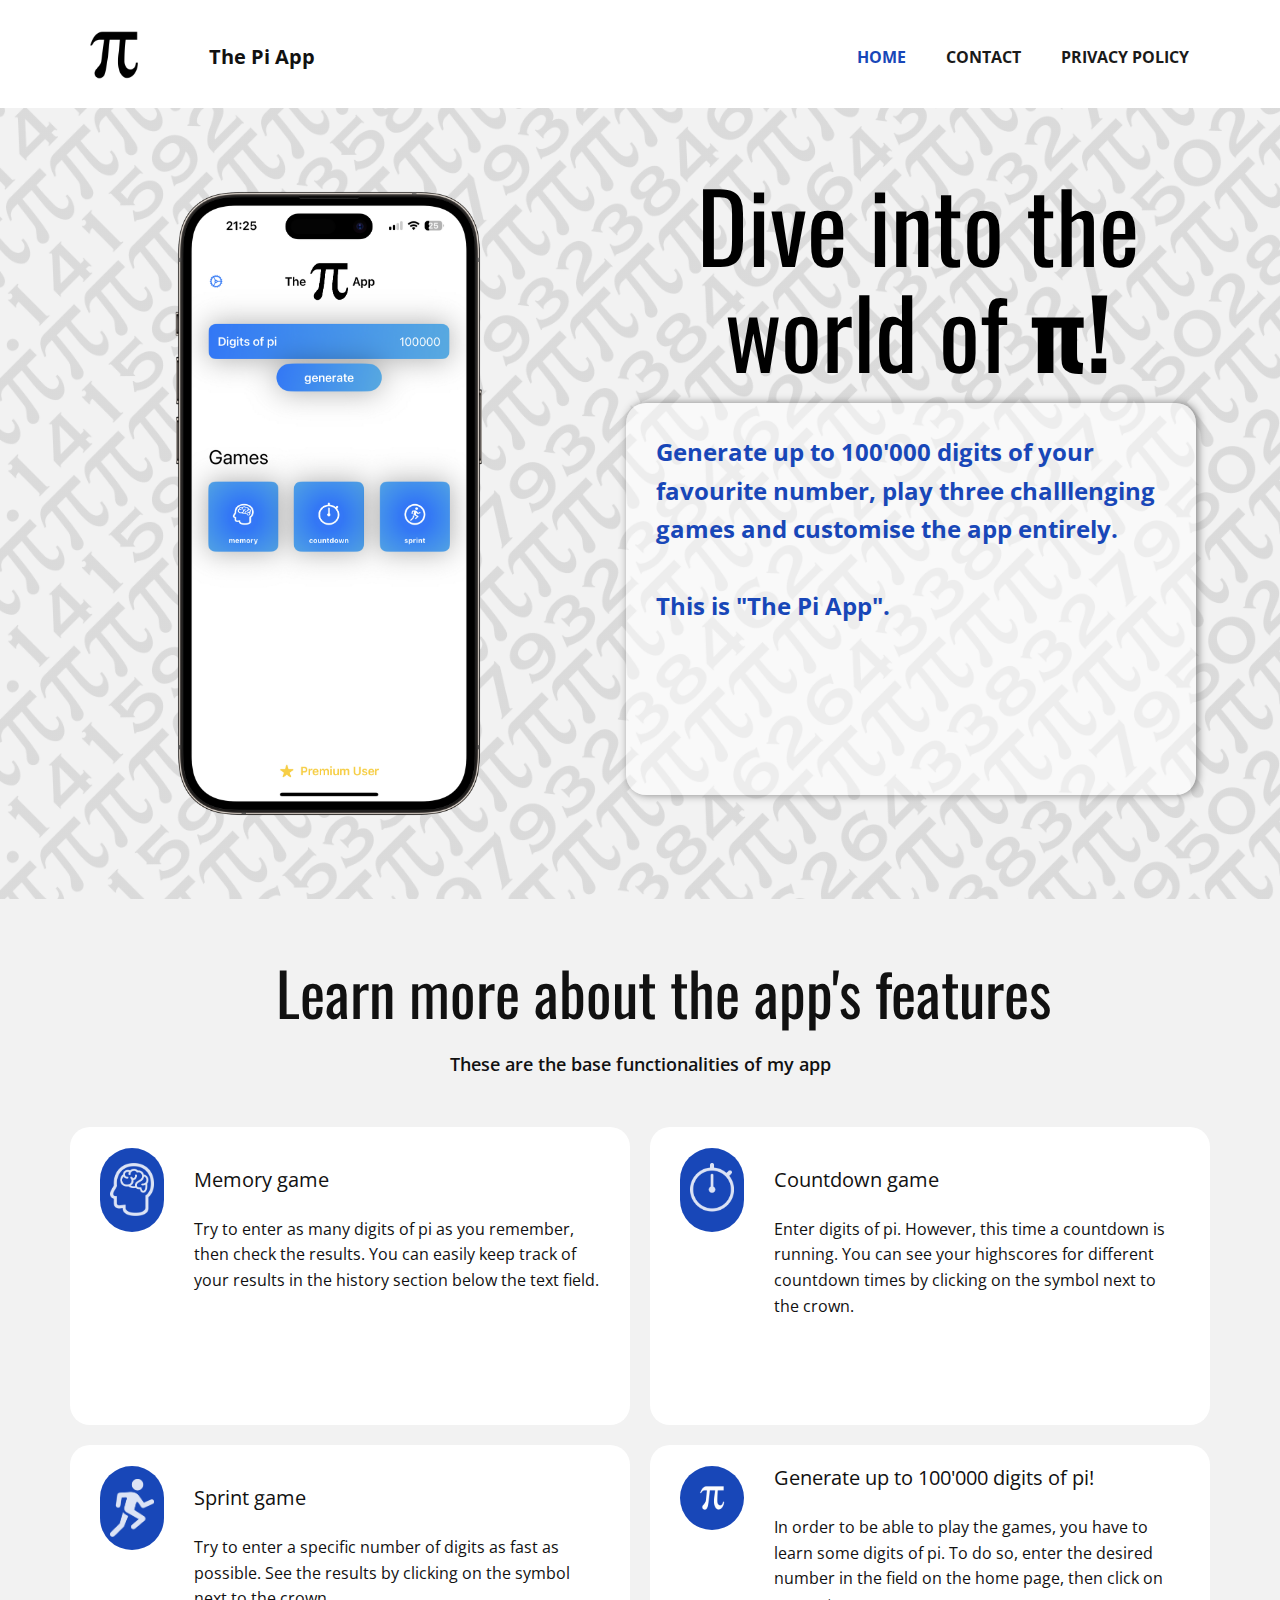
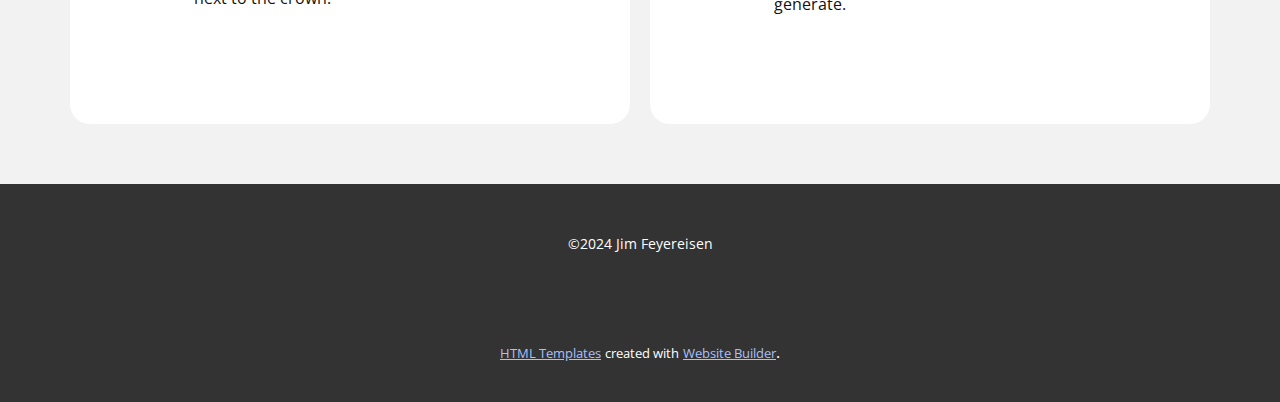
<file: index.html>
<!DOCTYPE html>
<html style="font-size: 16px;" lang="en"><head>
    <meta name="viewport" content="width=device-width, initial-scale=1.0">
    <meta charset="utf-8">
    <meta name="keywords" content="Mobile App Development, ​We create super-awesome designs, ​Build your dream website today, ​Let&amp;apos;s Get Started, ​How We Help People, Effective Teams, Get in touch">
    <meta name="description" content="">
    <title>Home</title>
    <link rel="stylesheet" href="nicepage.css" media="screen">
<link rel="stylesheet" href="Home.css" media="screen">
    <script class="u-script" type="text/javascript" src="jquery.js" defer=""></script>
    <script class="u-script" type="text/javascript" src="nicepage.js" defer=""></script>
    <meta name="generator" content="Nicepage 4.20.1, nicepage.com">
    <link id="u-theme-google-font" rel="stylesheet" href="https://fonts.googleapis.com/css?family=Oswald:200,300,400,500,600,700|Open+Sans:300,300i,400,400i,500,500i,600,600i,700,700i,800,800i">
    
    
    
    <script type="application/ld+json">{
		"@context": "http://schema.org",
		"@type": "Organization",
		"name": "",
		"logo": "images/pi_logo.png"
}</script>
    <meta name="theme-color" content="#1847b8">
    <meta property="og:title" content="Home">
    <meta property="og:type" content="website">
  </head>
  <body data-home-page="Home.html" data-home-page-title="Home" class="u-body u-xl-mode" data-lang="en"><header class="u-clearfix u-header u-header" id="sec-8ac9"><div class="u-clearfix u-sheet u-sheet-1">
        <a href="https://nicepage.com" class="u-image u-logo u-image-1" data-image-width="1024" data-image-height="1024">
          <img src="images/pi_logo.png" class="u-logo-image u-logo-image-1">
        </a>
        <nav class="u-menu u-menu-one-level u-offcanvas u-menu-1" data-responsive-from="MD">
          <div class="menu-collapse" style="font-size: 1rem; letter-spacing: 0px; font-weight: 700; text-transform: uppercase;">
            <a class="u-button-style u-custom-border u-custom-border-color u-custom-borders u-custom-left-right-menu-spacing u-custom-padding-bottom u-custom-text-active-color u-custom-text-color u-custom-text-hover-color u-custom-top-bottom-menu-spacing u-nav-link u-text-active-palette-1-base u-text-hover-palette-2-base u-text-palette-1-base" href="#">
              <svg class="u-svg-link" viewBox="0 0 24 24"><use xmlns:xlink="http://www.w3.org/1999/xlink" xlink:href="#menu-hamburger"></use></svg>
              <svg class="u-svg-content" version="1.1" id="menu-hamburger" viewBox="0 0 16 16" x="0px" y="0px" xmlns:xlink="http://www.w3.org/1999/xlink" xmlns="http://www.w3.org/2000/svg"><g><rect y="1" width="16" height="2"></rect><rect y="7" width="16" height="2"></rect><rect y="13" width="16" height="2"></rect>
</g></svg>
            </a>
          </div>
          <div class="u-custom-menu u-nav-container">
            <ul class="u-nav u-spacing-20 u-unstyled u-nav-1"><li class="u-nav-item"><a class="u-button-style u-nav-link u-text-active-palette-1-base u-text-grey-90 u-text-hover-palette-1-base" href="Home.html" style="padding: 10px;">Home</a>
</li><li class="u-nav-item"><a class="u-button-style u-nav-link u-text-active-palette-1-base u-text-grey-90 u-text-hover-palette-1-base" href="Contact.html" style="padding: 10px;">Contact</a>
</li><li class="u-nav-item"><a class="u-button-style u-file-link u-nav-link u-text-active-palette-1-base u-text-grey-90 u-text-hover-palette-1-base" href="files/9f5421dd-5bcf-4124-b152-c4c346f5c581_en.txt" target="_blank" style="padding: 10px;">Privacy Policy</a>
</li></ul>
          </div>
          <div class="u-custom-menu u-nav-container-collapse">
            <div class="u-black u-container-style u-inner-container-layout u-opacity u-opacity-95 u-sidenav">
              <div class="u-inner-container-layout u-sidenav-overflow">
                <div class="u-menu-close"></div>
                <ul class="u-align-center u-nav u-popupmenu-items u-unstyled u-nav-2"><li class="u-nav-item"><a class="u-button-style u-nav-link" href="Home.html">Home</a>
</li><li class="u-nav-item"><a class="u-button-style u-nav-link" href="Contact.html">Contact</a>
</li><li class="u-nav-item"><a class="u-button-style u-nav-link" href="files/9f5421dd-5bcf-4124-b152-c4c346f5c581_en.txt" target="_blank">Privacy Policy</a>
</li></ul>
              </div>
            </div>
            <div class="u-black u-menu-overlay u-opacity u-opacity-70"></div>
          </div>
        </nav>
        <p class="u-text u-text-1">The Pi App</p>
      </div></header> 
    <section class="u-align-right u-clearfix u-image u-shading u-section-1" id="sec-2e45" data-image-width="3000" data-image-height="2000">
      <div class="u-clearfix u-sheet u-sheet-1">
        <img class="u-image u-image-contain u-image-default u-image-1" src="images/IMG_8102-portrait.png" alt="" data-image-width="1339" data-image-height="2716">
        <h1 class="u-align-center u-text u-text-black u-text-1">
          <span style="font-weight: 400;">Dive into the world of&nbsp;</span>π! <span style="font-weight: 400;"></span>
        </h1>
        <div class="u-container-style u-group u-hidden-sm u-hidden-xs u-opacity u-opacity-50 u-radius-20 u-shape-round u-white u-group-1">
          <div class="u-container-layout u-container-layout-1">
            <p class="u-hidden-sm u-hidden-xs u-text u-text-default u-text-palette-1-base u-text-2">Generate up to 100'000 digits of your favourite number, play three challlenging games and customise the app entirely.<br>
              <br>This is "The Pi App".
            </p>
          </div>
        </div>
      </div>
    </section>
    <section class="u-align-center-lg u-align-center-md u-align-center-xl u-align-left-sm u-align-left-xs u-clearfix u-grey-5 u-section-2" id="carousel_e8ef">
      <div class="u-clearfix u-sheet u-sheet-1">
        <h2 class="u-text u-text-1">Learn more about the app's features</h2>
        <p class="u-text u-text-2">These are the base functionalities of my app</p>
        <div class="u-expanded-width u-list u-list-1">
          <div class="u-repeater u-repeater-1">
            <div class="u-align-left u-container-style u-list-item u-radius-20 u-repeater-item u-shape-round u-white u-list-item-1">
              <div class="u-container-layout u-similar-container u-container-layout-1"><span class="u-align-left u-file-icon u-icon u-icon-rounded u-palette-1-base u-radius-50 u-icon-1"><img src="images/image3.png" alt=""></span>
                <h5 class="u-custom-font u-text u-text-font u-text-3">Memory game</h5>
                <p class="u-text u-text-4">Try to enter as many digits of pi as you remember, then check the results. You can easily keep track of your results in the history section below the text field.</p>
                <img class="u-image u-image-contain u-image-default u-preserve-proportions u-image-1" src="images/image.png" alt="" data-image-width="20" data-image-height="23">
                <img class="u-image u-image-contain u-image-default u-preserve-proportions u-image-2" src="images/image2.png" alt="" data-image-width="254" data-image-height="307">
              </div>
            </div>
            <div class="u-align-left u-container-style u-list-item u-radius-20 u-repeater-item u-shape-round u-white u-list-item-2">
              <div class="u-container-layout u-similar-container u-container-layout-2"><span class="u-align-left u-file-icon u-icon u-icon-rounded u-palette-1-base u-radius-50 u-icon-2"><img src="images/image5.png" alt=""></span>
                <h5 class="u-custom-font u-text u-text-font u-text-5">Countdown game</h5>
                <p class="u-text u-text-6">Enter digits of pi. However, this time a countdown is running. You can see your highscores for different countdown times by clicking on the symbol next to the crown.</p>
                <img class="u-image u-image-contain u-image-default u-preserve-proportions u-image-3" src="images/image.png" alt="" data-image-width="20" data-image-height="23">
                <img class="u-image u-image-contain u-image-default u-preserve-proportions u-image-4" src="images/image1.png" alt="" data-image-width="1" data-image-height="2">
              </div>
            </div>
            <div class="u-align-left u-container-style u-list-item u-radius-20 u-repeater-item u-shape-round u-white u-list-item-3">
              <div class="u-container-layout u-similar-container u-container-layout-3"><span class="u-align-left u-file-icon u-icon u-icon-rounded u-palette-1-base u-radius-50 u-icon-3"><img src="images/image6.png" alt=""></span>
                <h5 class="u-custom-font u-text u-text-font u-text-7">Sprint game</h5>
                <p class="u-text u-text-8">Try to enter a specific number of digits as fast as possible. See the results by clicking on the symbol next to the crown.</p>
                <img class="u-image u-image-contain u-image-default u-preserve-proportions u-image-5" src="images/image.png" alt="" data-image-width="20" data-image-height="23">
                <img class="u-image u-image-contain u-image-default u-preserve-proportions u-image-6" src="images/image1.png" alt="" data-image-width="1" data-image-height="2">
              </div>
            </div>
            <div class="u-align-left u-container-style u-list-item u-radius-20 u-repeater-item u-shape-round u-white u-list-item-4">
              <div class="u-container-layout u-similar-container u-container-layout-4"><span class="u-align-left u-file-icon u-icon u-icon-rounded u-palette-1-base u-radius-50 u-icon-4"><img src="images/pi_nobackground_white.png" alt=""></span>
                <h5 class="u-custom-font u-text u-text-font u-text-9">Generate up to 100'000 digits of pi!</h5>
                <p class="u-text u-text-10">In order to be able to play the games, you have to learn some digits of pi. To do so, enter the desired number in the field on the home page, then click on generate.</p>
                <img class="u-image u-image-contain u-image-default u-preserve-proportions u-image-7" src="images/image.png" alt="" data-image-width="20" data-image-height="23">
                <img class="u-image u-image-contain u-image-default u-preserve-proportions u-image-8" src="images/image1.png" alt="" data-image-width="1" data-image-height="2">
              </div>
            </div>
          </div>
        </div>
      </div>
    </section>
    
    
    <footer class="u-align-center u-clearfix u-footer u-grey-80 u-footer" id="sec-60e0"><div class="u-clearfix u-sheet u-sheet-1">
        <p class="u-small-text u-text u-text-variant u-text-1">©2024 Jim Feyereisen</p>
      </div></footer>
    <section class="u-backlink u-clearfix u-grey-80">
      <a class="u-link" href="https://nicepage.com/html-templates" target="_blank">
        <span>HTML Templates</span>
      </a>
      <p class="u-text">
        <span>created with</span>
      </p>
      <a class="u-link" href="https://nicepage.one" target="_blank">
        <span>Website Builder</span>
      </a>. 
    </section>
  
</body></html>
</file>
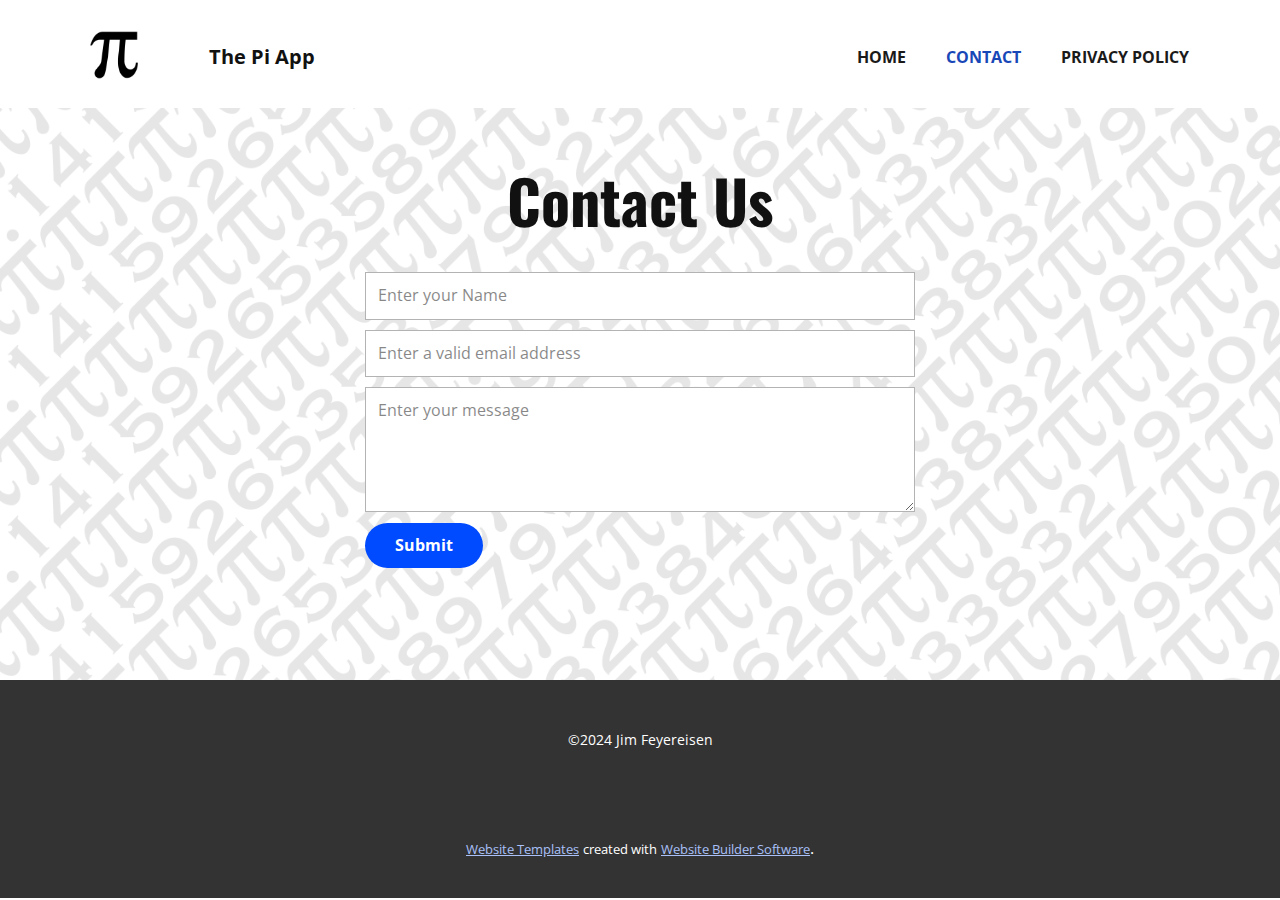
<file: Contact.html>
<!DOCTYPE html>
<html style="font-size: 16px;" lang="en"><head>
    <meta name="viewport" content="width=device-width, initial-scale=1.0">
    <meta charset="utf-8">
    <meta name="keywords" content="Contact Us">
    <meta name="description" content="">
    <title>Contact</title>
    <link rel="stylesheet" href="nicepage.css" media="screen">
<link rel="stylesheet" href="Contact.css" media="screen">
    <script class="u-script" type="text/javascript" src="jquery.js" defer=""></script>
    <script class="u-script" type="text/javascript" src="nicepage.js" defer=""></script>
    <meta name="generator" content="Nicepage 4.20.1, nicepage.com">
    <link id="u-theme-google-font" rel="stylesheet" href="https://fonts.googleapis.com/css?family=Oswald:200,300,400,500,600,700|Open+Sans:300,300i,400,400i,500,500i,600,600i,700,700i,800,800i">
    
    
    <script type="application/ld+json">{
		"@context": "http://schema.org",
		"@type": "Organization",
		"name": "",
		"logo": "images/pi_logo.png"
}</script>
    <meta name="theme-color" content="#1847b8">
    <meta property="og:title" content="Contact">
    <meta property="og:type" content="website">
  </head>
  <body class="u-body u-xl-mode" data-lang="en"><header class="u-clearfix u-header u-header" id="sec-8ac9"><div class="u-clearfix u-sheet u-sheet-1">
        <a href="https://nicepage.com" class="u-image u-logo u-image-1" data-image-width="1024" data-image-height="1024">
          <img src="images/pi_logo.png" class="u-logo-image u-logo-image-1">
        </a>
        <nav class="u-menu u-menu-one-level u-offcanvas u-menu-1" data-responsive-from="MD">
          <div class="menu-collapse" style="font-size: 1rem; letter-spacing: 0px; font-weight: 700; text-transform: uppercase;">
            <a class="u-button-style u-custom-border u-custom-border-color u-custom-borders u-custom-left-right-menu-spacing u-custom-padding-bottom u-custom-text-active-color u-custom-text-color u-custom-text-hover-color u-custom-top-bottom-menu-spacing u-nav-link u-text-active-palette-1-base u-text-hover-palette-2-base u-text-palette-1-base" href="#">
              <svg class="u-svg-link" viewBox="0 0 24 24"><use xmlns:xlink="http://www.w3.org/1999/xlink" xlink:href="#menu-hamburger"></use></svg>
              <svg class="u-svg-content" version="1.1" id="menu-hamburger" viewBox="0 0 16 16" x="0px" y="0px" xmlns:xlink="http://www.w3.org/1999/xlink" xmlns="http://www.w3.org/2000/svg"><g><rect y="1" width="16" height="2"></rect><rect y="7" width="16" height="2"></rect><rect y="13" width="16" height="2"></rect>
</g></svg>
            </a>
          </div>
          <div class="u-custom-menu u-nav-container">
            <ul class="u-nav u-spacing-20 u-unstyled u-nav-1"><li class="u-nav-item"><a class="u-button-style u-nav-link u-text-active-palette-1-base u-text-grey-90 u-text-hover-palette-1-base" href="Home.html" style="padding: 10px;">Home</a>
</li><li class="u-nav-item"><a class="u-button-style u-nav-link u-text-active-palette-1-base u-text-grey-90 u-text-hover-palette-1-base" href="Contact.html" style="padding: 10px;">Contact</a>
</li><li class="u-nav-item"><a class="u-button-style u-file-link u-nav-link u-text-active-palette-1-base u-text-grey-90 u-text-hover-palette-1-base" href="files/9f5421dd-5bcf-4124-b152-c4c346f5c581_en.txt" target="_blank" style="padding: 10px;">Privacy Policy</a>
</li></ul>
          </div>
          <div class="u-custom-menu u-nav-container-collapse">
            <div class="u-black u-container-style u-inner-container-layout u-opacity u-opacity-95 u-sidenav">
              <div class="u-inner-container-layout u-sidenav-overflow">
                <div class="u-menu-close"></div>
                <ul class="u-align-center u-nav u-popupmenu-items u-unstyled u-nav-2"><li class="u-nav-item"><a class="u-button-style u-nav-link" href="Home.html">Home</a>
</li><li class="u-nav-item"><a class="u-button-style u-nav-link" href="Contact.html">Contact</a>
</li><li class="u-nav-item"><a class="u-button-style u-nav-link" href="files/9f5421dd-5bcf-4124-b152-c4c346f5c581_en.txt" target="_blank">Privacy Policy</a>
</li></ul>
              </div>
            </div>
            <div class="u-black u-menu-overlay u-opacity u-opacity-70"></div>
          </div>
        </nav>
        <p class="u-text u-text-1">The Pi App</p>
      </div></header>
    <section class="u-align-center u-clearfix u-image u-section-1" id="sec-2425" data-image-width="3000" data-image-height="2000">
      <div class="u-clearfix u-sheet u-sheet-1">
        <h2 class="u-text u-text-default u-text-1">Contact Us</h2>
        <div class="u-align-center u-form u-form-1">
          <form action="https://forms.nicepagesrv.com/Form/Process" class="u-clearfix u-form-spacing-10 u-form-vertical u-inner-form" style="padding: 10px" source="email" name="form">
            <div class="u-form-group u-form-name u-label-none">
              <label for="name-3b9a" class="u-label">Name</label>
              <input type="text" placeholder="Enter your Name" id="name-3b9a" name="name" class="u-border-1 u-border-grey-30 u-input u-input-rectangle u-white" required="">
            </div>
            <div class="u-form-email u-form-group u-label-none">
              <label for="email-3b9a" class="u-label">Email</label>
              <input type="email" placeholder="Enter a valid email address" id="email-3b9a" name="email" class="u-border-1 u-border-grey-30 u-input u-input-rectangle u-white" required="">
            </div>
            <div class="u-form-group u-form-message u-label-none">
              <label for="message-3b9a" class="u-label">Message</label>
              <textarea placeholder="Enter your message" rows="4" cols="50" id="message-3b9a" name="message" class="u-border-1 u-border-grey-30 u-input u-input-rectangle u-white" required=""></textarea>
            </div>
            <div class="u-align-left u-form-group u-form-submit">
              <a href="#" class="u-border-none u-btn u-btn-round u-btn-submit u-button-style u-custom-color-1 u-radius-50 u-btn-1">Submit</a>
              <input type="submit" value="submit" class="u-form-control-hidden">
            </div>
            <div class="u-form-send-message u-form-send-success"> Thank you! Your message has been sent. </div>
            <div class="u-form-send-error u-form-send-message"> Unable to send your message. Please fix errors then try again. </div>
            <input type="hidden" value="" name="recaptchaResponse">
            <input type="hidden" name="formServices" value="3e03efb1-4c1c-8970-c669-069dd7b7c206">
          </form>
        </div>
      </div>
    </section>
    
    
    <footer class="u-align-center u-clearfix u-footer u-grey-80 u-footer" id="sec-60e0"><div class="u-clearfix u-sheet u-sheet-1">
        <p class="u-small-text u-text u-text-variant u-text-1">©2024 Jim Feyereisen</p>
      </div></footer>
    <section class="u-backlink u-clearfix u-grey-80">
      <a class="u-link" href="https://nicepage.com/website-templates" target="_blank">
        <span>Website Templates</span>
      </a>
      <p class="u-text">
        <span>created with</span>
      </p>
      <a class="u-link" href="" target="_blank">
        <span>Website Builder Software</span>
      </a>. 
    </section>
  
</body></html>
</file>
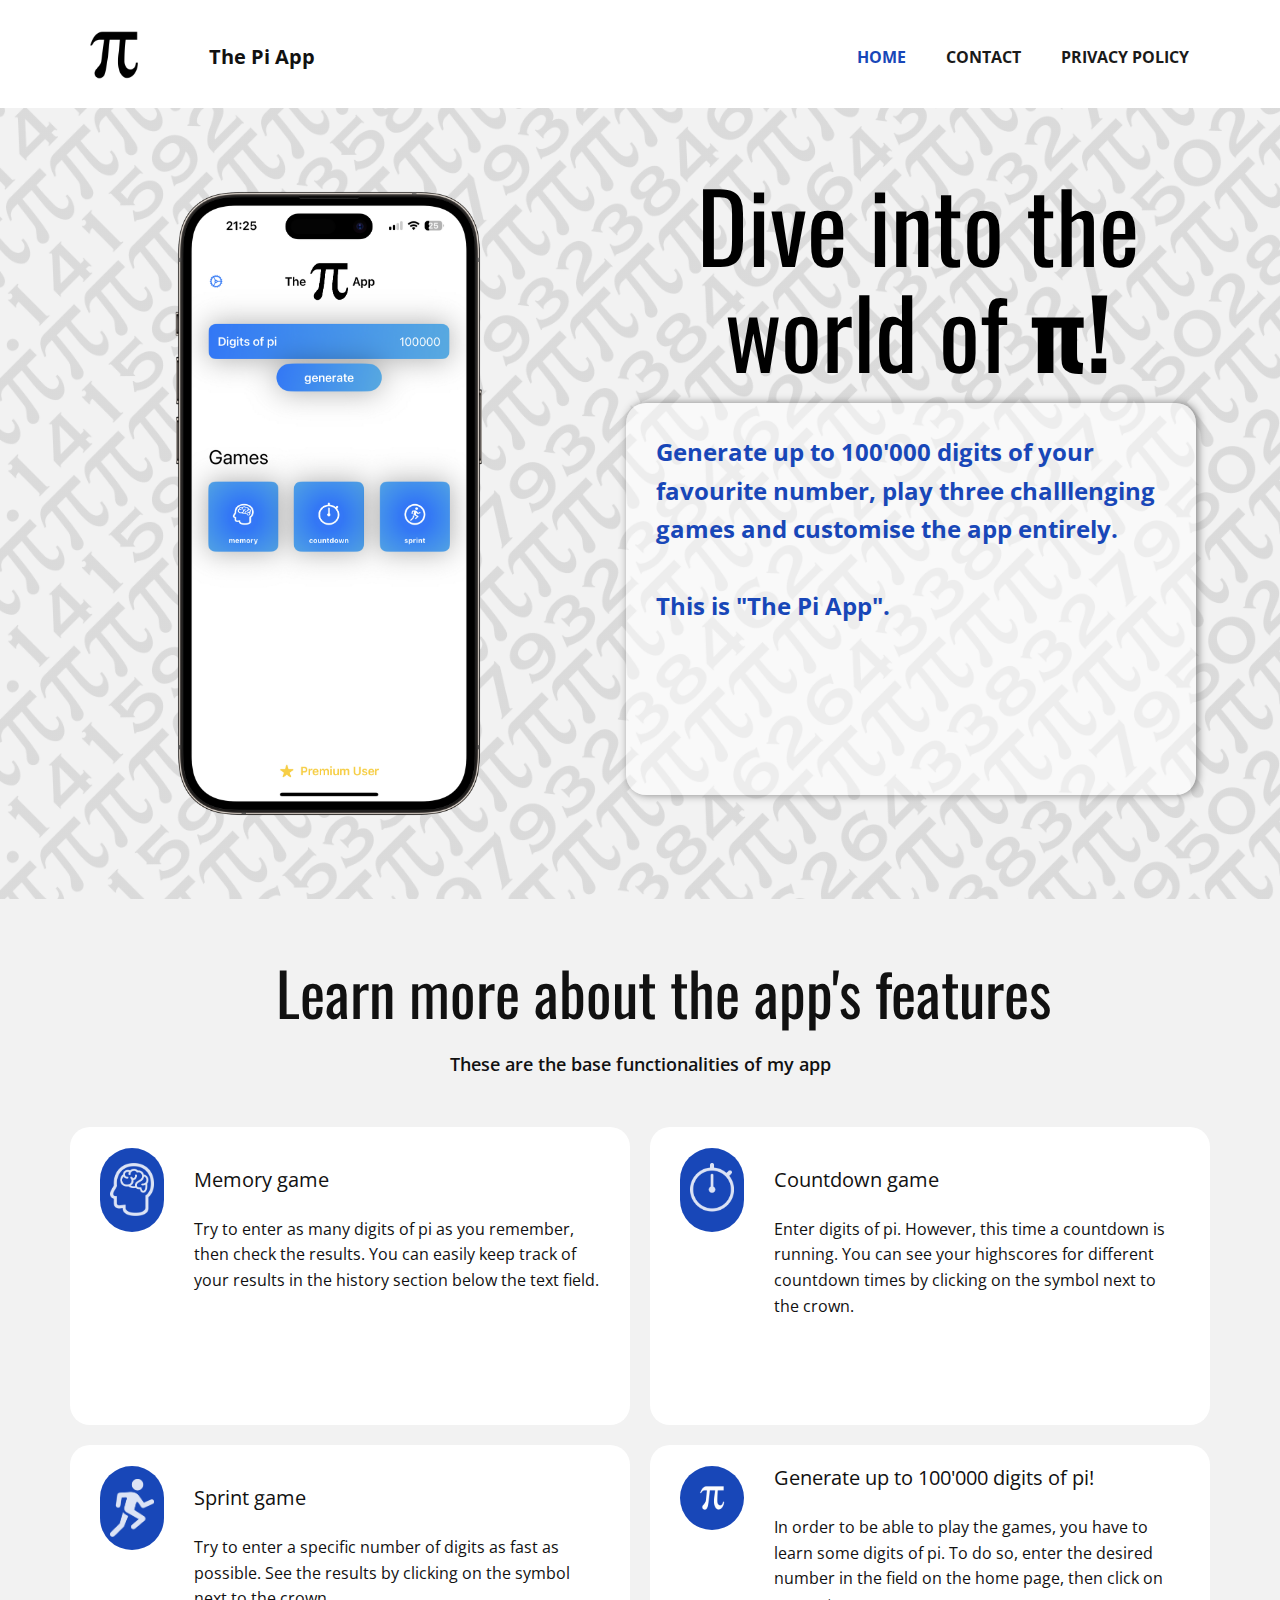
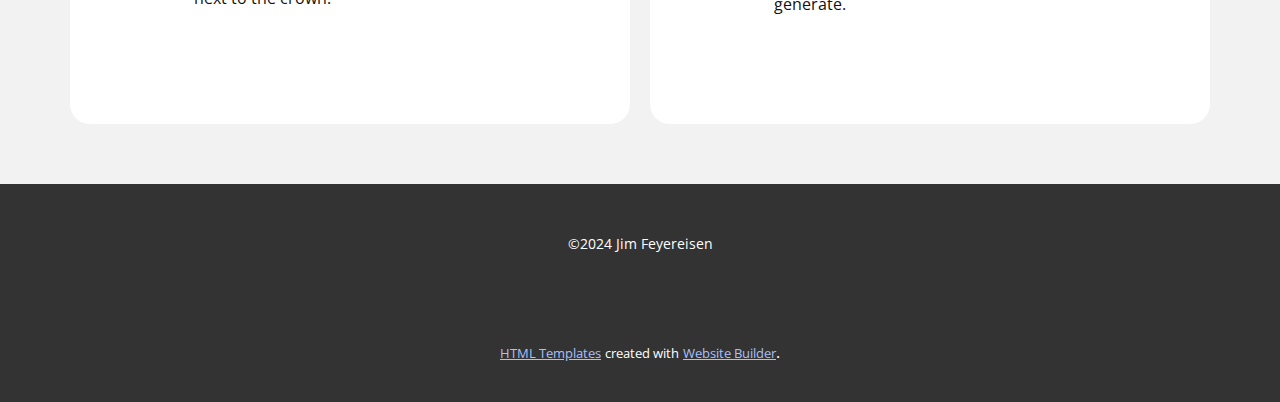
<file: Home.html>
<!DOCTYPE html>
<html style="font-size: 16px;" lang="en"><head>
    <meta name="viewport" content="width=device-width, initial-scale=1.0">
    <meta charset="utf-8">
    <meta name="keywords" content="Mobile App Development, ​We create super-awesome designs, ​Build your dream website today, ​Let&amp;apos;s Get Started, ​How We Help People, Effective Teams, Get in touch">
    <meta name="description" content="">
    <title>Home</title>
    <link rel="stylesheet" href="nicepage.css" media="screen">
<link rel="stylesheet" href="Home.css" media="screen">
    <script class="u-script" type="text/javascript" src="jquery.js" defer=""></script>
    <script class="u-script" type="text/javascript" src="nicepage.js" defer=""></script>
    <meta name="generator" content="Nicepage 4.20.1, nicepage.com">
    <link id="u-theme-google-font" rel="stylesheet" href="https://fonts.googleapis.com/css?family=Oswald:200,300,400,500,600,700|Open+Sans:300,300i,400,400i,500,500i,600,600i,700,700i,800,800i">
    
    
    
    <script type="application/ld+json">{
		"@context": "http://schema.org",
		"@type": "Organization",
		"name": "",
		"logo": "images/pi_logo.png"
}</script>
    <meta name="theme-color" content="#1847b8">
    <meta property="og:title" content="Home">
    <meta property="og:type" content="website">
  </head>
  <body class="u-body u-xl-mode" data-lang="en"><header class="u-clearfix u-header u-header" id="sec-8ac9"><div class="u-clearfix u-sheet u-sheet-1">
        <a href="https://nicepage.com" class="u-image u-logo u-image-1" data-image-width="1024" data-image-height="1024">
          <img src="images/pi_logo.png" class="u-logo-image u-logo-image-1">
        </a>
        <nav class="u-menu u-menu-one-level u-offcanvas u-menu-1" data-responsive-from="MD">
          <div class="menu-collapse" style="font-size: 1rem; letter-spacing: 0px; font-weight: 700; text-transform: uppercase;">
            <a class="u-button-style u-custom-border u-custom-border-color u-custom-borders u-custom-left-right-menu-spacing u-custom-padding-bottom u-custom-text-active-color u-custom-text-color u-custom-text-hover-color u-custom-top-bottom-menu-spacing u-nav-link u-text-active-palette-1-base u-text-hover-palette-2-base u-text-palette-1-base" href="#">
              <svg class="u-svg-link" viewBox="0 0 24 24"><use xmlns:xlink="http://www.w3.org/1999/xlink" xlink:href="#menu-hamburger"></use></svg>
              <svg class="u-svg-content" version="1.1" id="menu-hamburger" viewBox="0 0 16 16" x="0px" y="0px" xmlns:xlink="http://www.w3.org/1999/xlink" xmlns="http://www.w3.org/2000/svg"><g><rect y="1" width="16" height="2"></rect><rect y="7" width="16" height="2"></rect><rect y="13" width="16" height="2"></rect>
</g></svg>
            </a>
          </div>
          <div class="u-custom-menu u-nav-container">
            <ul class="u-nav u-spacing-20 u-unstyled u-nav-1"><li class="u-nav-item"><a class="u-button-style u-nav-link u-text-active-palette-1-base u-text-grey-90 u-text-hover-palette-1-base" href="Home.html" style="padding: 10px;">Home</a>
</li><li class="u-nav-item"><a class="u-button-style u-nav-link u-text-active-palette-1-base u-text-grey-90 u-text-hover-palette-1-base" href="Contact.html" style="padding: 10px;">Contact</a>
</li><li class="u-nav-item"><a class="u-button-style u-file-link u-nav-link u-text-active-palette-1-base u-text-grey-90 u-text-hover-palette-1-base" href="files/9f5421dd-5bcf-4124-b152-c4c346f5c581_en.txt" target="_blank" style="padding: 10px;">Privacy Policy</a>
</li></ul>
          </div>
          <div class="u-custom-menu u-nav-container-collapse">
            <div class="u-black u-container-style u-inner-container-layout u-opacity u-opacity-95 u-sidenav">
              <div class="u-inner-container-layout u-sidenav-overflow">
                <div class="u-menu-close"></div>
                <ul class="u-align-center u-nav u-popupmenu-items u-unstyled u-nav-2"><li class="u-nav-item"><a class="u-button-style u-nav-link" href="Home.html">Home</a>
</li><li class="u-nav-item"><a class="u-button-style u-nav-link" href="Contact.html">Contact</a>
</li><li class="u-nav-item"><a class="u-button-style u-nav-link" href="files/9f5421dd-5bcf-4124-b152-c4c346f5c581_en.txt" target="_blank">Privacy Policy</a>
</li></ul>
              </div>
            </div>
            <div class="u-black u-menu-overlay u-opacity u-opacity-70"></div>
          </div>
        </nav>
        <p class="u-text u-text-1">The Pi App</p>
      </div></header> 
    <section class="u-align-right u-clearfix u-image u-shading u-section-1" id="sec-2e45" data-image-width="3000" data-image-height="2000">
      <div class="u-clearfix u-sheet u-sheet-1">
        <img class="u-image u-image-contain u-image-default u-image-1" src="images/IMG_8102-portrait.png" alt="" data-image-width="1339" data-image-height="2716">
        <h1 class="u-align-center u-text u-text-black u-text-1">
          <span style="font-weight: 400;">Dive into the world of&nbsp;</span>π! <span style="font-weight: 400;"></span>
        </h1>
        <div class="u-container-style u-group u-hidden-sm u-hidden-xs u-opacity u-opacity-50 u-radius-20 u-shape-round u-white u-group-1">
          <div class="u-container-layout u-container-layout-1">
            <p class="u-hidden-sm u-hidden-xs u-text u-text-default u-text-palette-1-base u-text-2">Generate up to 100'000 digits of your favourite number, play three challlenging games and customise the app entirely.<br>
              <br>This is "The Pi App".
            </p>
          </div>
        </div>
      </div>
    </section>
    <section class="u-align-center-lg u-align-center-md u-align-center-xl u-align-left-sm u-align-left-xs u-clearfix u-grey-5 u-section-2" id="carousel_e8ef">
      <div class="u-clearfix u-sheet u-sheet-1">
        <h2 class="u-text u-text-1">Learn more about the app's features</h2>
        <p class="u-text u-text-2">These are the base functionalities of my app</p>
        <div class="u-expanded-width u-list u-list-1">
          <div class="u-repeater u-repeater-1">
            <div class="u-align-left u-container-style u-list-item u-radius-20 u-repeater-item u-shape-round u-white u-list-item-1">
              <div class="u-container-layout u-similar-container u-container-layout-1"><span class="u-align-left u-file-icon u-icon u-icon-rounded u-palette-1-base u-radius-50 u-icon-1"><img src="images/image3.png" alt=""></span>
                <h5 class="u-custom-font u-text u-text-font u-text-3">Memory game</h5>
                <p class="u-text u-text-4">Try to enter as many digits of pi as you remember, then check the results. You can easily keep track of your results in the history section below the text field.</p>
                <img class="u-image u-image-contain u-image-default u-preserve-proportions u-image-1" src="images/image.png" alt="" data-image-width="20" data-image-height="23">
                <img class="u-image u-image-contain u-image-default u-preserve-proportions u-image-2" src="images/image2.png" alt="" data-image-width="254" data-image-height="307">
              </div>
            </div>
            <div class="u-align-left u-container-style u-list-item u-radius-20 u-repeater-item u-shape-round u-white u-list-item-2">
              <div class="u-container-layout u-similar-container u-container-layout-2"><span class="u-align-left u-file-icon u-icon u-icon-rounded u-palette-1-base u-radius-50 u-icon-2"><img src="images/image5.png" alt=""></span>
                <h5 class="u-custom-font u-text u-text-font u-text-5">Countdown game</h5>
                <p class="u-text u-text-6">Enter digits of pi. However, this time a countdown is running. You can see your highscores for different countdown times by clicking on the symbol next to the crown.</p>
                <img class="u-image u-image-contain u-image-default u-preserve-proportions u-image-3" src="images/image.png" alt="" data-image-width="20" data-image-height="23">
                <img class="u-image u-image-contain u-image-default u-preserve-proportions u-image-4" src="images/image1.png" alt="" data-image-width="1" data-image-height="2">
              </div>
            </div>
            <div class="u-align-left u-container-style u-list-item u-radius-20 u-repeater-item u-shape-round u-white u-list-item-3">
              <div class="u-container-layout u-similar-container u-container-layout-3"><span class="u-align-left u-file-icon u-icon u-icon-rounded u-palette-1-base u-radius-50 u-icon-3"><img src="images/image6.png" alt=""></span>
                <h5 class="u-custom-font u-text u-text-font u-text-7">Sprint game</h5>
                <p class="u-text u-text-8">Try to enter a specific number of digits as fast as possible. See the results by clicking on the symbol next to the crown.</p>
                <img class="u-image u-image-contain u-image-default u-preserve-proportions u-image-5" src="images/image.png" alt="" data-image-width="20" data-image-height="23">
                <img class="u-image u-image-contain u-image-default u-preserve-proportions u-image-6" src="images/image1.png" alt="" data-image-width="1" data-image-height="2">
              </div>
            </div>
            <div class="u-align-left u-container-style u-list-item u-radius-20 u-repeater-item u-shape-round u-white u-list-item-4">
              <div class="u-container-layout u-similar-container u-container-layout-4"><span class="u-align-left u-file-icon u-icon u-icon-rounded u-palette-1-base u-radius-50 u-icon-4"><img src="images/pi_nobackground_white.png" alt=""></span>
                <h5 class="u-custom-font u-text u-text-font u-text-9">Generate up to 100'000 digits of pi!</h5>
                <p class="u-text u-text-10">In order to be able to play the games, you have to learn some digits of pi. To do so, enter the desired number in the field on the home page, then click on generate.</p>
                <img class="u-image u-image-contain u-image-default u-preserve-proportions u-image-7" src="images/image.png" alt="" data-image-width="20" data-image-height="23">
                <img class="u-image u-image-contain u-image-default u-preserve-proportions u-image-8" src="images/image1.png" alt="" data-image-width="1" data-image-height="2">
              </div>
            </div>
          </div>
        </div>
      </div>
    </section>
    
    
    <footer class="u-align-center u-clearfix u-footer u-grey-80 u-footer" id="sec-60e0"><div class="u-clearfix u-sheet u-sheet-1">
        <p class="u-small-text u-text u-text-variant u-text-1">©2024 Jim Feyereisen</p>
      </div></footer>
    <section class="u-backlink u-clearfix u-grey-80">
      <a class="u-link" href="https://nicepage.com/html-templates" target="_blank">
        <span>HTML Templates</span>
      </a>
      <p class="u-text">
        <span>created with</span>
      </p>
      <a class="u-link" href="https://nicepage.one" target="_blank">
        <span>Website Builder</span>
      </a>. 
    </section>
  
</body></html>
</file>
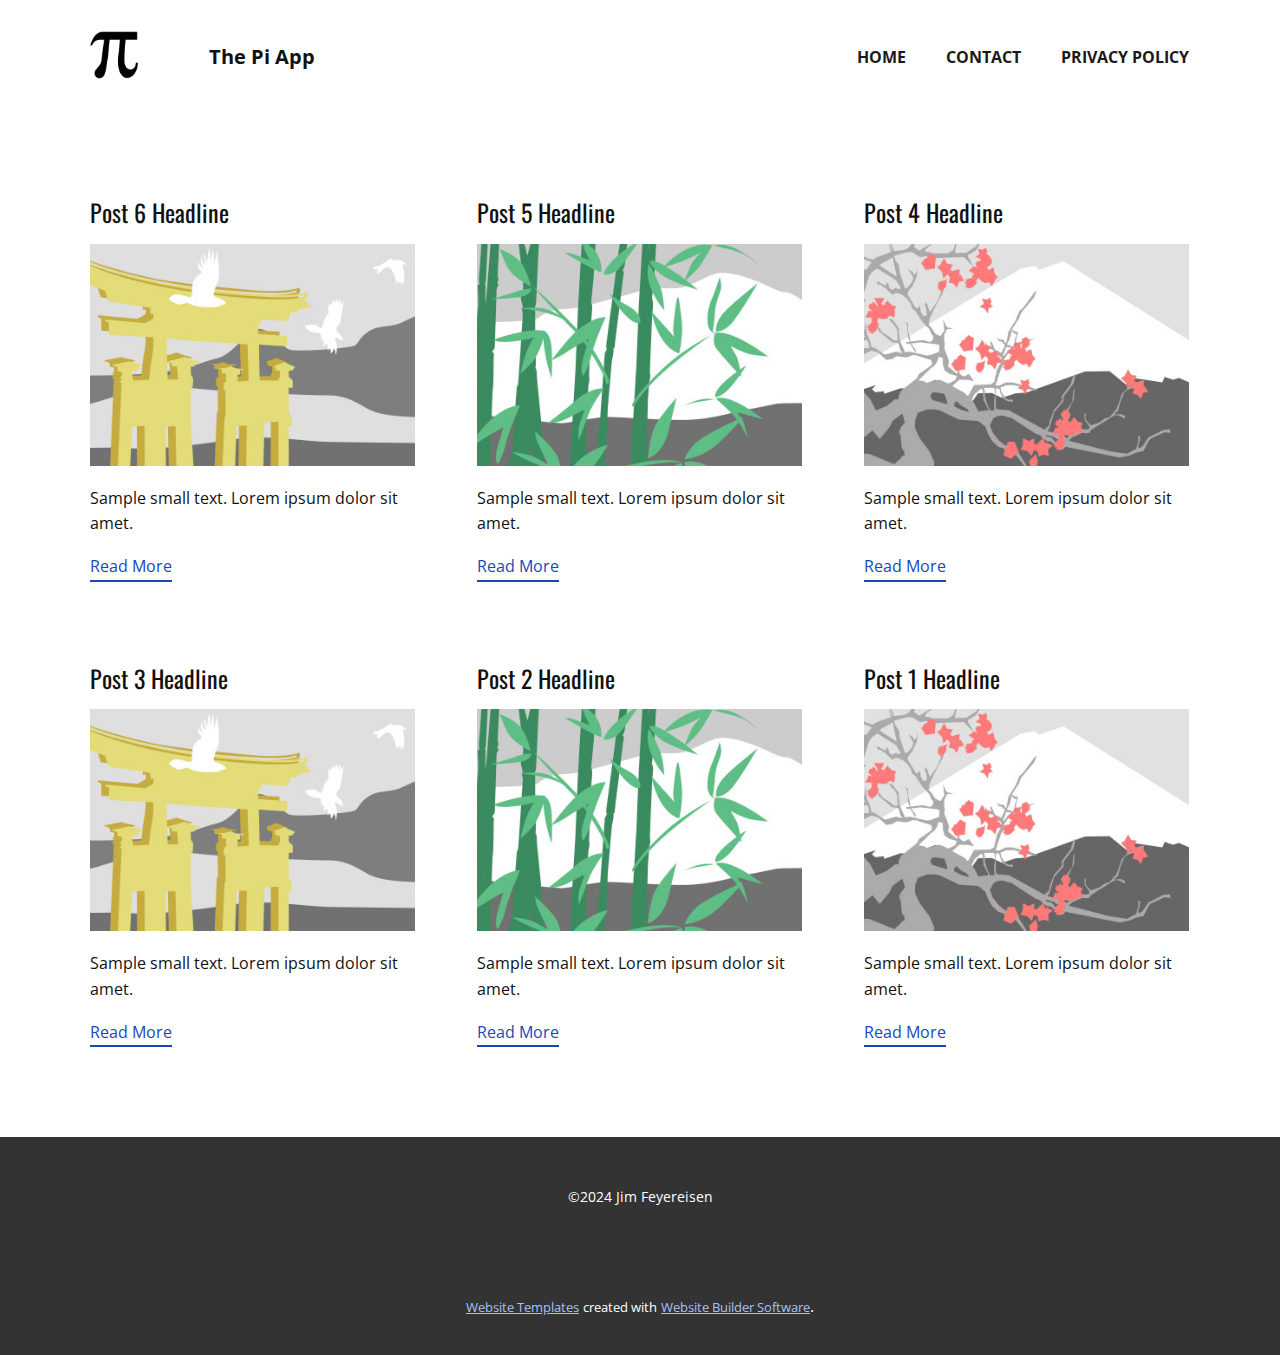
<file: blog/blog.html>
<!DOCTYPE html>
<html style="font-size: 16px;" lang="en"><head>
    <meta name="viewport" content="width=device-width, initial-scale=1.0">
    <meta charset="utf-8">
    <meta name="keywords" content="">
    <meta name="description" content="">
    <title>Blog Template</title>
    <link rel="stylesheet" href="../nicepage.css" media="screen">
<link rel="stylesheet" href="../Blog-Template.css" media="screen">
    <script class="u-script" type="text/javascript" src="../jquery.js" defer=""></script>
    <script class="u-script" type="text/javascript" src="../nicepage.js" defer=""></script>
    <meta name="generator" content="Nicepage 4.20.1, nicepage.com">
    <link id="u-theme-google-font" rel="stylesheet" href="https://fonts.googleapis.com/css?family=Oswald:200,300,400,500,600,700|Open+Sans:300,300i,400,400i,500,500i,600,600i,700,700i,800,800i">
    
    
    <script type="application/ld+json">{
		"@context": "http://schema.org",
		"@type": "Organization",
		"name": "",
		"logo": "images/pi_logo.png"
}</script>
    <meta name="theme-color" content="#1847b8">
  </head>
  <body class="u-body u-xl-mode" data-lang="en"><header class="u-clearfix u-header u-header" id="sec-8ac9"><div class="u-clearfix u-sheet u-sheet-1">
        <a href="https://nicepage.com" class="u-image u-logo u-image-1" data-image-width="1024" data-image-height="1024">
          <img src="../images/pi_logo.png" class="u-logo-image u-logo-image-1">
        </a>
        <nav class="u-menu u-menu-one-level u-offcanvas u-menu-1" data-responsive-from="MD">
          <div class="menu-collapse" style="font-size: 1rem; letter-spacing: 0px; font-weight: 700; text-transform: uppercase;">
            <a class="u-button-style u-custom-border u-custom-border-color u-custom-borders u-custom-left-right-menu-spacing u-custom-padding-bottom u-custom-text-active-color u-custom-text-color u-custom-text-hover-color u-custom-top-bottom-menu-spacing u-nav-link u-text-active-palette-1-base u-text-hover-palette-2-base u-text-palette-1-base" href="#">
              <svg class="u-svg-link" viewBox="0 0 24 24"><use xmlns:xlink="http://www.w3.org/1999/xlink" xlink:href="#menu-hamburger"></use></svg>
              <svg class="u-svg-content" version="1.1" id="menu-hamburger" viewBox="0 0 16 16" x="0px" y="0px" xmlns:xlink="http://www.w3.org/1999/xlink" xmlns="http://www.w3.org/2000/svg"><g><rect y="1" width="16" height="2"></rect><rect y="7" width="16" height="2"></rect><rect y="13" width="16" height="2"></rect>
</g></svg>
            </a>
          </div>
          <div class="u-custom-menu u-nav-container">
            <ul class="u-nav u-spacing-20 u-unstyled u-nav-1"><li class="u-nav-item"><a class="u-button-style u-nav-link u-text-active-palette-1-base u-text-grey-90 u-text-hover-palette-1-base" href="../Home.html" style="padding: 10px;">Home</a>
</li><li class="u-nav-item"><a class="u-button-style u-nav-link u-text-active-palette-1-base u-text-grey-90 u-text-hover-palette-1-base" href="../Contact.html" style="padding: 10px;">Contact</a>
</li><li class="u-nav-item"><a class="u-button-style u-file-link u-nav-link u-text-active-palette-1-base u-text-grey-90 u-text-hover-palette-1-base" href="../files/9f5421dd-5bcf-4124-b152-c4c346f5c581_en.txt" target="_blank" style="padding: 10px;">Privacy Policy</a>
</li></ul>
          </div>
          <div class="u-custom-menu u-nav-container-collapse">
            <div class="u-black u-container-style u-inner-container-layout u-opacity u-opacity-95 u-sidenav">
              <div class="u-inner-container-layout u-sidenav-overflow">
                <div class="u-menu-close"></div>
                <ul class="u-align-center u-nav u-popupmenu-items u-unstyled u-nav-2"><li class="u-nav-item"><a class="u-button-style u-nav-link" href="../Home.html">Home</a>
</li><li class="u-nav-item"><a class="u-button-style u-nav-link" href="../Contact.html">Contact</a>
</li><li class="u-nav-item"><a class="u-button-style u-nav-link" href="../files/9f5421dd-5bcf-4124-b152-c4c346f5c581_en.txt" target="_blank">Privacy Policy</a>
</li></ul>
              </div>
            </div>
            <div class="u-black u-menu-overlay u-opacity u-opacity-70"></div>
          </div>
        </nav>
        <p class="u-text u-text-1">The Pi App</p>
      </div></header>
    <section class="u-clearfix u-section-1" id="sec-8dfc">
      <div class="u-clearfix u-sheet u-valign-middle u-sheet-1"><!--blog--><!--blog_options_json--><!--{"type":"Recent","source":"","tags":"","count":""}--><!--/blog_options_json-->
        <div class="u-blog u-expanded-width u-repeater u-repeater-1"><!--blog_post-->
          <div class="u-blog-post u-container-style u-repeater-item u-white u-repeater-item-1">
            <div class="u-container-layout u-similar-container u-valign-top u-container-layout-1"><!--blog_post_header-->
              <h4 class="u-blog-control u-text u-text-1">
                <a class="u-post-header-link" href="../blog/post-5.html">Post 6 Headline</a>
              </h4><!--/blog_post_header--><!--blog_post_image-->
              <a class="u-post-header-link" href="../blog/post-5.html"><img alt="" class="u-blog-control u-expanded-width u-image u-image-default u-image-1" src="../images/8ad73f3c.jpeg"></a><!--/blog_post_image--><!--blog_post_content-->
              <div class="u-blog-control u-post-content u-text u-text-2 fr-view">Sample small text. Lorem ipsum dolor sit amet.</div><!--/blog_post_content--><!--blog_post_readmore-->
              <a href="../blog/post-5.html" class="u-blog-control u-border-2 u-border-palette-1-base u-btn u-btn-rectangle u-button-style u-none u-btn-1"><!--blog_post_readmore_content--><!--options_json--><!--{"content":"","defaultValue":"Read More"}--><!--/options_json-->Read More<!--/blog_post_readmore_content--></a><!--/blog_post_readmore-->
            </div>
          </div><div class="u-blog-post u-container-style u-repeater-item u-video-cover u-white">
            <div class="u-container-layout u-similar-container u-valign-top u-container-layout-2"><!--blog_post_header-->
              <h4 class="u-blog-control u-text u-text-3">
                <a class="u-post-header-link" href="../blog/post-4.html">Post 5 Headline</a>
              </h4><!--/blog_post_header--><!--blog_post_image-->
              <a class="u-post-header-link" href="../blog/post-4.html"><img alt="" class="u-blog-control u-expanded-width u-image u-image-default u-image-2" src="../images/68f64b9d.jpeg"></a><!--/blog_post_image--><!--blog_post_content-->
              <div class="u-blog-control u-post-content u-text u-text-4 fr-view">Sample small text. Lorem ipsum dolor sit amet.</div><!--/blog_post_content--><!--blog_post_readmore-->
              <a href="../blog/post-4.html" class="u-blog-control u-border-2 u-border-palette-1-base u-btn u-btn-rectangle u-button-style u-none u-btn-2"><!--blog_post_readmore_content--><!--options_json--><!--{"content":"","defaultValue":"Read More"}--><!--/options_json-->Read More<!--/blog_post_readmore_content--></a><!--/blog_post_readmore-->
            </div>
          </div><div class="u-blog-post u-container-style u-repeater-item u-video-cover u-white">
            <div class="u-container-layout u-similar-container u-valign-top u-container-layout-3"><!--blog_post_header-->
              <h4 class="u-blog-control u-text u-text-5">
                <a class="u-post-header-link" href="../blog/post-3.html">Post 4 Headline</a>
              </h4><!--/blog_post_header--><!--blog_post_image-->
              <a class="u-post-header-link" href="../blog/post-3.html"><img alt="" class="u-blog-control u-expanded-width u-image u-image-default u-image-3" src="../images/0fd3416c.jpeg"></a><!--/blog_post_image--><!--blog_post_content-->
              <div class="u-blog-control u-post-content u-text u-text-6 fr-view">Sample small text. Lorem ipsum dolor sit amet.</div><!--/blog_post_content--><!--blog_post_readmore-->
              <a href="../blog/post-3.html" class="u-blog-control u-border-2 u-border-palette-1-base u-btn u-btn-rectangle u-button-style u-none u-btn-3"><!--blog_post_readmore_content--><!--options_json--><!--{"content":"","defaultValue":"Read More"}--><!--/options_json-->Read More<!--/blog_post_readmore_content--></a><!--/blog_post_readmore-->
            </div>
          </div><div class="u-blog-post u-container-style u-repeater-item u-white u-repeater-item-1">
            <div class="u-container-layout u-similar-container u-valign-top u-container-layout-1"><!--blog_post_header-->
              <h4 class="u-blog-control u-text u-text-1">
                <a class="u-post-header-link" href="../blog/post-2.html">Post 3 Headline</a>
              </h4><!--/blog_post_header--><!--blog_post_image-->
              <a class="u-post-header-link" href="../blog/post-2.html"><img alt="" class="u-blog-control u-expanded-width u-image u-image-default u-image-1" src="../images/8ad73f3c.jpeg"></a><!--/blog_post_image--><!--blog_post_content-->
              <div class="u-blog-control u-post-content u-text u-text-2 fr-view">Sample small text. Lorem ipsum dolor sit amet.</div><!--/blog_post_content--><!--blog_post_readmore-->
              <a href="../blog/post-2.html" class="u-blog-control u-border-2 u-border-palette-1-base u-btn u-btn-rectangle u-button-style u-none u-btn-1"><!--blog_post_readmore_content--><!--options_json--><!--{"content":"","defaultValue":"Read More"}--><!--/options_json-->Read More<!--/blog_post_readmore_content--></a><!--/blog_post_readmore-->
            </div>
          </div><div class="u-blog-post u-container-style u-repeater-item u-video-cover u-white">
            <div class="u-container-layout u-similar-container u-valign-top u-container-layout-2"><!--blog_post_header-->
              <h4 class="u-blog-control u-text u-text-3">
                <a class="u-post-header-link" href="../blog/post-1.html">Post 2 Headline</a>
              </h4><!--/blog_post_header--><!--blog_post_image-->
              <a class="u-post-header-link" href="../blog/post-1.html"><img alt="" class="u-blog-control u-expanded-width u-image u-image-default u-image-2" src="../images/68f64b9d.jpeg"></a><!--/blog_post_image--><!--blog_post_content-->
              <div class="u-blog-control u-post-content u-text u-text-4 fr-view">Sample small text. Lorem ipsum dolor sit amet.</div><!--/blog_post_content--><!--blog_post_readmore-->
              <a href="../blog/post-1.html" class="u-blog-control u-border-2 u-border-palette-1-base u-btn u-btn-rectangle u-button-style u-none u-btn-2"><!--blog_post_readmore_content--><!--options_json--><!--{"content":"","defaultValue":"Read More"}--><!--/options_json-->Read More<!--/blog_post_readmore_content--></a><!--/blog_post_readmore-->
            </div>
          </div><div class="u-blog-post u-container-style u-repeater-item u-video-cover u-white">
            <div class="u-container-layout u-similar-container u-valign-top u-container-layout-3"><!--blog_post_header-->
              <h4 class="u-blog-control u-text u-text-5">
                <a class="u-post-header-link" href="../blog/post.html">Post 1 Headline</a>
              </h4><!--/blog_post_header--><!--blog_post_image-->
              <a class="u-post-header-link" href="../blog/post.html"><img alt="" class="u-blog-control u-expanded-width u-image u-image-default u-image-3" src="../images/0fd3416c.jpeg"></a><!--/blog_post_image--><!--blog_post_content-->
              <div class="u-blog-control u-post-content u-text u-text-6 fr-view">Sample small text. Lorem ipsum dolor sit amet.</div><!--/blog_post_content--><!--blog_post_readmore-->
              <a href="../blog/post.html" class="u-blog-control u-border-2 u-border-palette-1-base u-btn u-btn-rectangle u-button-style u-none u-btn-3"><!--blog_post_readmore_content--><!--options_json--><!--{"content":"","defaultValue":"Read More"}--><!--/options_json-->Read More<!--/blog_post_readmore_content--></a><!--/blog_post_readmore-->
            </div>
          </div><!--/blog_post--><!--blog_post-->
          <!--/blog_post--><!--blog_post-->
          <!--/blog_post-->
        </div><!--/blog-->
      </div>
    </section>
    
    
    <footer class="u-align-center u-clearfix u-footer u-grey-80 u-footer" id="sec-60e0"><div class="u-clearfix u-sheet u-sheet-1">
        <p class="u-small-text u-text u-text-variant u-text-1">©2024 Jim Feyereisen</p>
      </div></footer>
    <section class="u-backlink u-clearfix u-grey-80">
      <a class="u-link" href="https://nicepage.com/website-templates" target="_blank">
        <span>Website Templates</span>
      </a>
      <p class="u-text">
        <span>created with</span>
      </p>
      <a class="u-link" href="" target="_blank">
        <span>Website Builder Software</span>
      </a>. 
    </section>
  
</body></html>
</file>
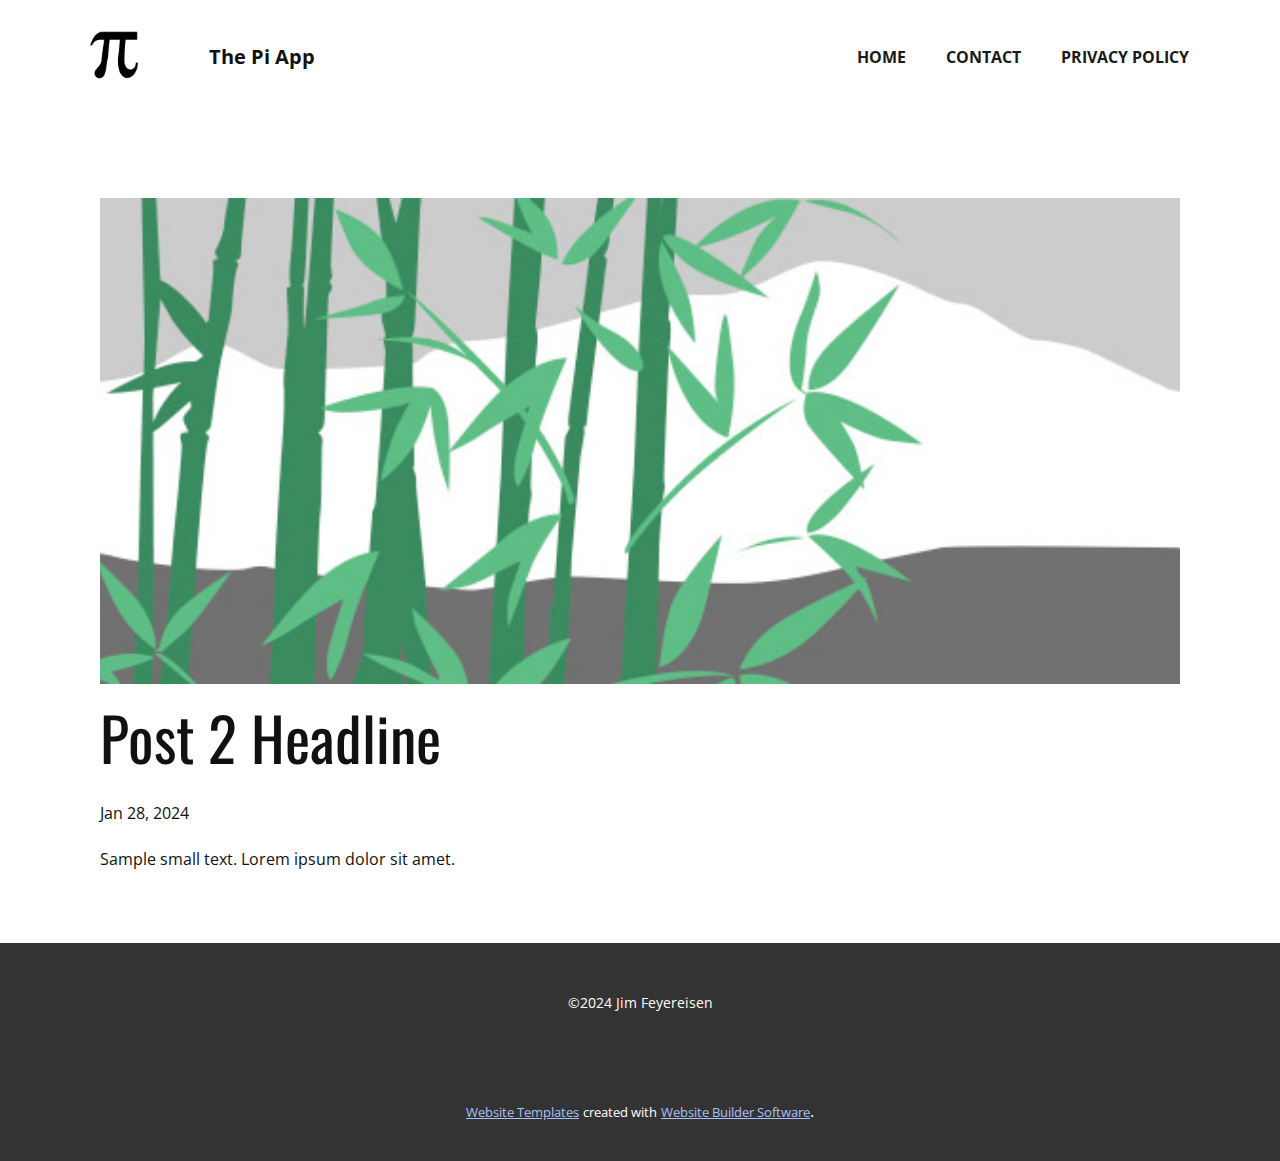
<file: blog/post-1.html>
<!DOCTYPE html>
<html style="font-size: 16px;" lang="en"><head>
    <meta name="viewport" content="width=device-width, initial-scale=1.0">
    <meta charset="utf-8">
    <meta name="keywords" content="Post 1 Headline">
    <meta name="description" content="">
    <title>Post 2 Headline</title>
    <link rel="stylesheet" href="../nicepage.css" media="screen">
<link rel="stylesheet" href="../Post-Template.css" media="screen">
    <script class="u-script" type="text/javascript" src="../jquery.js" defer=""></script>
    <script class="u-script" type="text/javascript" src="../nicepage.js" defer=""></script>
    <meta name="generator" content="Nicepage 4.20.1, nicepage.com">
    <link id="u-theme-google-font" rel="stylesheet" href="https://fonts.googleapis.com/css?family=Oswald:200,300,400,500,600,700|Open+Sans:300,300i,400,400i,500,500i,600,600i,700,700i,800,800i">
    
    
    <script type="application/ld+json">{
		"@context": "http://schema.org",
		"@type": "Organization",
		"name": "",
		"logo": "images/pi_logo.png"
}</script>
    <meta name="theme-color" content="#1847b8">
  </head>
  <body class="u-body u-xl-mode" data-lang="en"><header class="u-clearfix u-header u-header" id="sec-8ac9"><div class="u-clearfix u-sheet u-sheet-1">
        <a href="https://nicepage.com" class="u-image u-logo u-image-1" data-image-width="1024" data-image-height="1024">
          <img src="../images/pi_logo.png" class="u-logo-image u-logo-image-1">
        </a>
        <nav class="u-menu u-menu-one-level u-offcanvas u-menu-1" data-responsive-from="MD">
          <div class="menu-collapse" style="font-size: 1rem; letter-spacing: 0px; font-weight: 700; text-transform: uppercase;">
            <a class="u-button-style u-custom-border u-custom-border-color u-custom-borders u-custom-left-right-menu-spacing u-custom-padding-bottom u-custom-text-active-color u-custom-text-color u-custom-text-hover-color u-custom-top-bottom-menu-spacing u-nav-link u-text-active-palette-1-base u-text-hover-palette-2-base u-text-palette-1-base" href="#">
              <svg class="u-svg-link" viewBox="0 0 24 24"><use xmlns:xlink="http://www.w3.org/1999/xlink" xlink:href="#menu-hamburger"></use></svg>
              <svg class="u-svg-content" version="1.1" id="menu-hamburger" viewBox="0 0 16 16" x="0px" y="0px" xmlns:xlink="http://www.w3.org/1999/xlink" xmlns="http://www.w3.org/2000/svg"><g><rect y="1" width="16" height="2"></rect><rect y="7" width="16" height="2"></rect><rect y="13" width="16" height="2"></rect>
</g></svg>
            </a>
          </div>
          <div class="u-custom-menu u-nav-container">
            <ul class="u-nav u-spacing-20 u-unstyled u-nav-1"><li class="u-nav-item"><a class="u-button-style u-nav-link u-text-active-palette-1-base u-text-grey-90 u-text-hover-palette-1-base" href="../Home.html" style="padding: 10px;">Home</a>
</li><li class="u-nav-item"><a class="u-button-style u-nav-link u-text-active-palette-1-base u-text-grey-90 u-text-hover-palette-1-base" href="../Contact.html" style="padding: 10px;">Contact</a>
</li><li class="u-nav-item"><a class="u-button-style u-file-link u-nav-link u-text-active-palette-1-base u-text-grey-90 u-text-hover-palette-1-base" href="../files/9f5421dd-5bcf-4124-b152-c4c346f5c581_en.txt" target="_blank" style="padding: 10px;">Privacy Policy</a>
</li></ul>
          </div>
          <div class="u-custom-menu u-nav-container-collapse">
            <div class="u-black u-container-style u-inner-container-layout u-opacity u-opacity-95 u-sidenav">
              <div class="u-inner-container-layout u-sidenav-overflow">
                <div class="u-menu-close"></div>
                <ul class="u-align-center u-nav u-popupmenu-items u-unstyled u-nav-2"><li class="u-nav-item"><a class="u-button-style u-nav-link" href="../Home.html">Home</a>
</li><li class="u-nav-item"><a class="u-button-style u-nav-link" href="../Contact.html">Contact</a>
</li><li class="u-nav-item"><a class="u-button-style u-nav-link" href="../files/9f5421dd-5bcf-4124-b152-c4c346f5c581_en.txt" target="_blank">Privacy Policy</a>
</li></ul>
              </div>
            </div>
            <div class="u-black u-menu-overlay u-opacity u-opacity-70"></div>
          </div>
        </nav>
        <p class="u-text u-text-1">The Pi App</p>
      </div></header>
    <section class="u-align-center u-clearfix u-section-1" id="sec-999c">
      <div class="u-clearfix u-sheet u-valign-middle-md u-valign-middle-sm u-valign-middle-xs u-sheet-1"><!--post_details--><!--post_details_options_json--><!--{"source":""}--><!--/post_details_options_json--><!--blog_post-->
        <div class="u-container-style u-expanded-width u-post-details u-post-details-1">
          <div class="u-container-layout u-valign-middle u-container-layout-1"><!--blog_post_image-->
            <img alt="" class="u-blog-control u-expanded-width u-image u-image-default u-image-1" src="../images/68f64b9d.jpeg"><!--/blog_post_image--><!--blog_post_header-->
            <h2 class="u-blog-control u-text u-text-1">Post 2 Headline</h2><!--/blog_post_header--><!--blog_post_metadata-->
            <div class="u-blog-control u-metadata u-metadata-1"><!--blog_post_metadata_date-->
              <span class="u-meta-date u-meta-icon">Jan 28, 2024</span><!--/blog_post_metadata_date--><!--blog_post_metadata_category-->
              <!--/blog_post_metadata_category--><!--blog_post_metadata_comments-->
              <!--/blog_post_metadata_comments-->
            </div><!--/blog_post_metadata--><!--blog_post_content-->
            <div class="u-align-justify u-blog-control u-post-content u-text u-text-2 fr-view">
  Sample small text. Lorem ipsum dolor sit amet.
  </div><!--/blog_post_content-->
          </div>
        </div><!--/blog_post--><!--/post_details-->
      </div>
    </section>
    
    
    <footer class="u-align-center u-clearfix u-footer u-grey-80 u-footer" id="sec-60e0"><div class="u-clearfix u-sheet u-sheet-1">
        <p class="u-small-text u-text u-text-variant u-text-1">©2024 Jim Feyereisen</p>
      </div></footer>
    <section class="u-backlink u-clearfix u-grey-80">
      <a class="u-link" href="https://nicepage.com/website-templates" target="_blank">
        <span>Website Templates</span>
      </a>
      <p class="u-text">
        <span>created with</span>
      </p>
      <a class="u-link" href="" target="_blank">
        <span>Website Builder Software</span>
      </a>. 
    </section>
  
</body></html>
</file>
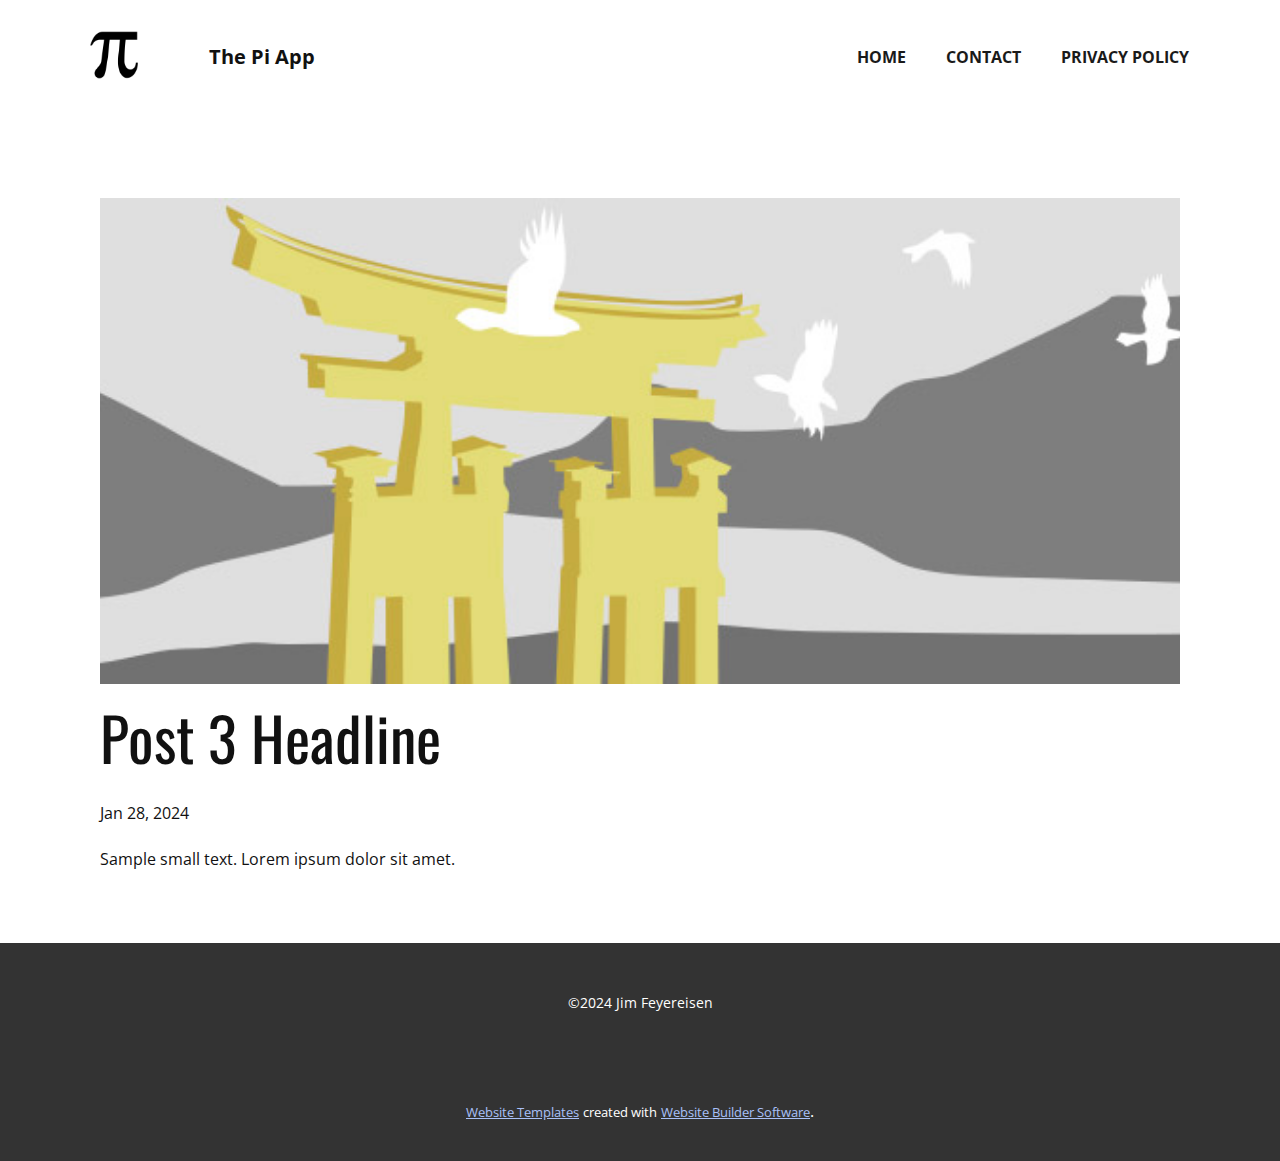
<file: blog/post-2.html>
<!DOCTYPE html>
<html style="font-size: 16px;" lang="en"><head>
    <meta name="viewport" content="width=device-width, initial-scale=1.0">
    <meta charset="utf-8">
    <meta name="keywords" content="Post 1 Headline">
    <meta name="description" content="">
    <title>Post 3 Headline</title>
    <link rel="stylesheet" href="../nicepage.css" media="screen">
<link rel="stylesheet" href="../Post-Template.css" media="screen">
    <script class="u-script" type="text/javascript" src="../jquery.js" defer=""></script>
    <script class="u-script" type="text/javascript" src="../nicepage.js" defer=""></script>
    <meta name="generator" content="Nicepage 4.20.1, nicepage.com">
    <link id="u-theme-google-font" rel="stylesheet" href="https://fonts.googleapis.com/css?family=Oswald:200,300,400,500,600,700|Open+Sans:300,300i,400,400i,500,500i,600,600i,700,700i,800,800i">
    
    
    <script type="application/ld+json">{
		"@context": "http://schema.org",
		"@type": "Organization",
		"name": "",
		"logo": "images/pi_logo.png"
}</script>
    <meta name="theme-color" content="#1847b8">
  </head>
  <body class="u-body u-xl-mode" data-lang="en"><header class="u-clearfix u-header u-header" id="sec-8ac9"><div class="u-clearfix u-sheet u-sheet-1">
        <a href="https://nicepage.com" class="u-image u-logo u-image-1" data-image-width="1024" data-image-height="1024">
          <img src="../images/pi_logo.png" class="u-logo-image u-logo-image-1">
        </a>
        <nav class="u-menu u-menu-one-level u-offcanvas u-menu-1" data-responsive-from="MD">
          <div class="menu-collapse" style="font-size: 1rem; letter-spacing: 0px; font-weight: 700; text-transform: uppercase;">
            <a class="u-button-style u-custom-border u-custom-border-color u-custom-borders u-custom-left-right-menu-spacing u-custom-padding-bottom u-custom-text-active-color u-custom-text-color u-custom-text-hover-color u-custom-top-bottom-menu-spacing u-nav-link u-text-active-palette-1-base u-text-hover-palette-2-base u-text-palette-1-base" href="#">
              <svg class="u-svg-link" viewBox="0 0 24 24"><use xmlns:xlink="http://www.w3.org/1999/xlink" xlink:href="#menu-hamburger"></use></svg>
              <svg class="u-svg-content" version="1.1" id="menu-hamburger" viewBox="0 0 16 16" x="0px" y="0px" xmlns:xlink="http://www.w3.org/1999/xlink" xmlns="http://www.w3.org/2000/svg"><g><rect y="1" width="16" height="2"></rect><rect y="7" width="16" height="2"></rect><rect y="13" width="16" height="2"></rect>
</g></svg>
            </a>
          </div>
          <div class="u-custom-menu u-nav-container">
            <ul class="u-nav u-spacing-20 u-unstyled u-nav-1"><li class="u-nav-item"><a class="u-button-style u-nav-link u-text-active-palette-1-base u-text-grey-90 u-text-hover-palette-1-base" href="../Home.html" style="padding: 10px;">Home</a>
</li><li class="u-nav-item"><a class="u-button-style u-nav-link u-text-active-palette-1-base u-text-grey-90 u-text-hover-palette-1-base" href="../Contact.html" style="padding: 10px;">Contact</a>
</li><li class="u-nav-item"><a class="u-button-style u-file-link u-nav-link u-text-active-palette-1-base u-text-grey-90 u-text-hover-palette-1-base" href="../files/9f5421dd-5bcf-4124-b152-c4c346f5c581_en.txt" target="_blank" style="padding: 10px;">Privacy Policy</a>
</li></ul>
          </div>
          <div class="u-custom-menu u-nav-container-collapse">
            <div class="u-black u-container-style u-inner-container-layout u-opacity u-opacity-95 u-sidenav">
              <div class="u-inner-container-layout u-sidenav-overflow">
                <div class="u-menu-close"></div>
                <ul class="u-align-center u-nav u-popupmenu-items u-unstyled u-nav-2"><li class="u-nav-item"><a class="u-button-style u-nav-link" href="../Home.html">Home</a>
</li><li class="u-nav-item"><a class="u-button-style u-nav-link" href="../Contact.html">Contact</a>
</li><li class="u-nav-item"><a class="u-button-style u-nav-link" href="../files/9f5421dd-5bcf-4124-b152-c4c346f5c581_en.txt" target="_blank">Privacy Policy</a>
</li></ul>
              </div>
            </div>
            <div class="u-black u-menu-overlay u-opacity u-opacity-70"></div>
          </div>
        </nav>
        <p class="u-text u-text-1">The Pi App</p>
      </div></header>
    <section class="u-align-center u-clearfix u-section-1" id="sec-999c">
      <div class="u-clearfix u-sheet u-valign-middle-md u-valign-middle-sm u-valign-middle-xs u-sheet-1"><!--post_details--><!--post_details_options_json--><!--{"source":""}--><!--/post_details_options_json--><!--blog_post-->
        <div class="u-container-style u-expanded-width u-post-details u-post-details-1">
          <div class="u-container-layout u-valign-middle u-container-layout-1"><!--blog_post_image-->
            <img alt="" class="u-blog-control u-expanded-width u-image u-image-default u-image-1" src="../images/8ad73f3c.jpeg"><!--/blog_post_image--><!--blog_post_header-->
            <h2 class="u-blog-control u-text u-text-1">Post 3 Headline</h2><!--/blog_post_header--><!--blog_post_metadata-->
            <div class="u-blog-control u-metadata u-metadata-1"><!--blog_post_metadata_date-->
              <span class="u-meta-date u-meta-icon">Jan 28, 2024</span><!--/blog_post_metadata_date--><!--blog_post_metadata_category-->
              <!--/blog_post_metadata_category--><!--blog_post_metadata_comments-->
              <!--/blog_post_metadata_comments-->
            </div><!--/blog_post_metadata--><!--blog_post_content-->
            <div class="u-align-justify u-blog-control u-post-content u-text u-text-2 fr-view">
  Sample small text. Lorem ipsum dolor sit amet.
  </div><!--/blog_post_content-->
          </div>
        </div><!--/blog_post--><!--/post_details-->
      </div>
    </section>
    
    
    <footer class="u-align-center u-clearfix u-footer u-grey-80 u-footer" id="sec-60e0"><div class="u-clearfix u-sheet u-sheet-1">
        <p class="u-small-text u-text u-text-variant u-text-1">©2024 Jim Feyereisen</p>
      </div></footer>
    <section class="u-backlink u-clearfix u-grey-80">
      <a class="u-link" href="https://nicepage.com/website-templates" target="_blank">
        <span>Website Templates</span>
      </a>
      <p class="u-text">
        <span>created with</span>
      </p>
      <a class="u-link" href="" target="_blank">
        <span>Website Builder Software</span>
      </a>. 
    </section>
  
</body></html>
</file>
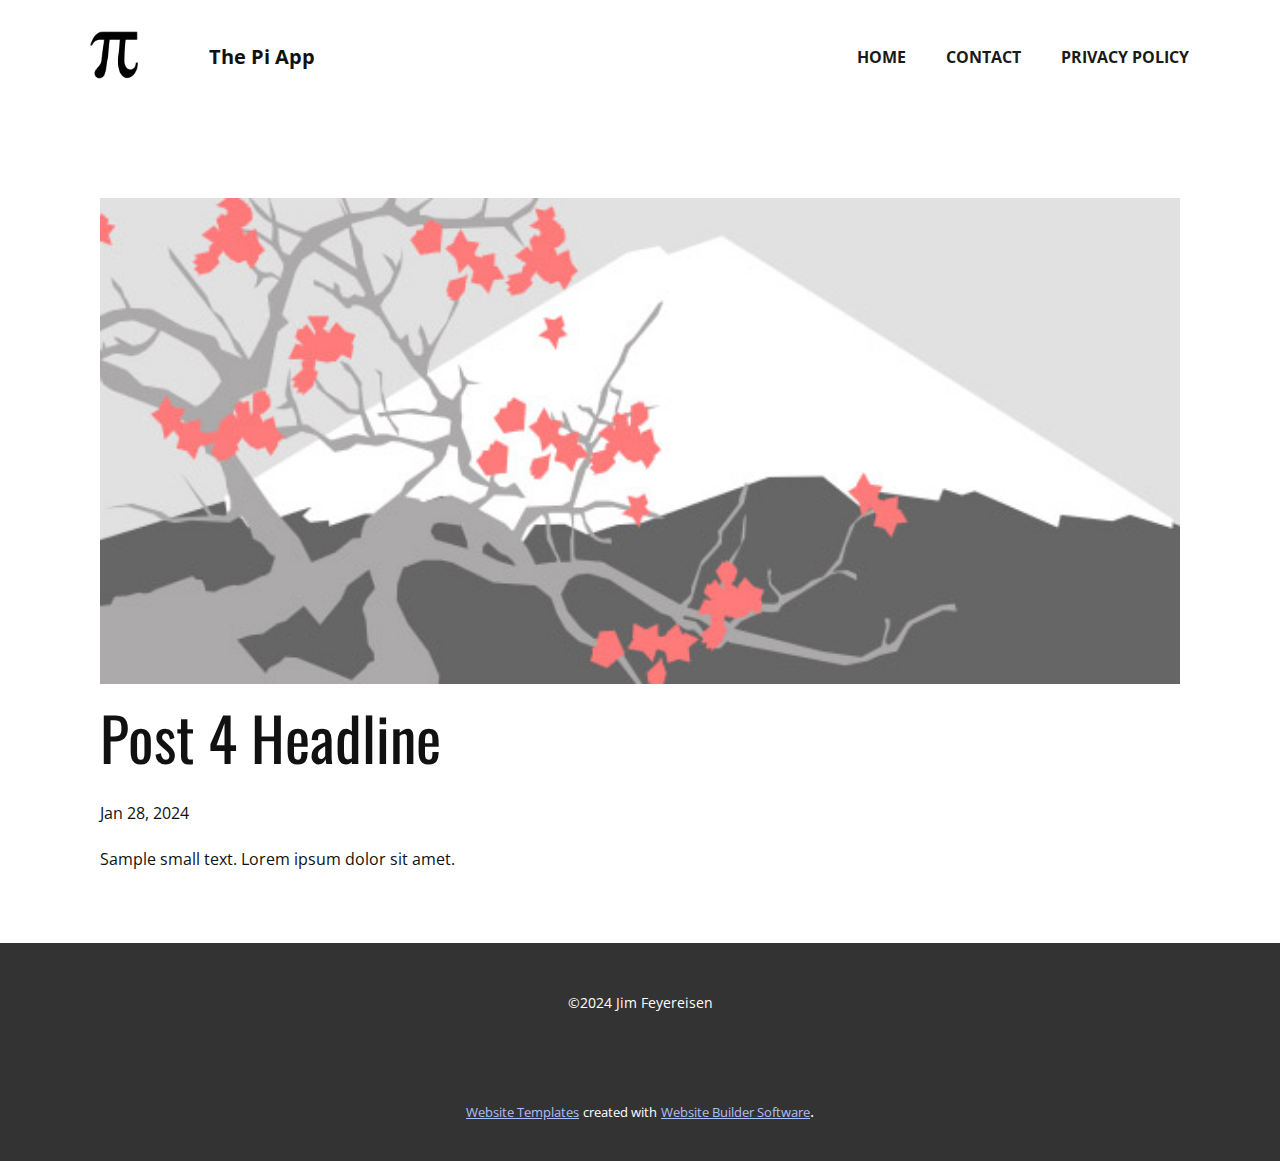
<file: blog/post-3.html>
<!DOCTYPE html>
<html style="font-size: 16px;" lang="en"><head>
    <meta name="viewport" content="width=device-width, initial-scale=1.0">
    <meta charset="utf-8">
    <meta name="keywords" content="Post 1 Headline">
    <meta name="description" content="">
    <title>Post 4 Headline</title>
    <link rel="stylesheet" href="../nicepage.css" media="screen">
<link rel="stylesheet" href="../Post-Template.css" media="screen">
    <script class="u-script" type="text/javascript" src="../jquery.js" defer=""></script>
    <script class="u-script" type="text/javascript" src="../nicepage.js" defer=""></script>
    <meta name="generator" content="Nicepage 4.20.1, nicepage.com">
    <link id="u-theme-google-font" rel="stylesheet" href="https://fonts.googleapis.com/css?family=Oswald:200,300,400,500,600,700|Open+Sans:300,300i,400,400i,500,500i,600,600i,700,700i,800,800i">
    
    
    <script type="application/ld+json">{
		"@context": "http://schema.org",
		"@type": "Organization",
		"name": "",
		"logo": "images/pi_logo.png"
}</script>
    <meta name="theme-color" content="#1847b8">
  </head>
  <body class="u-body u-xl-mode" data-lang="en"><header class="u-clearfix u-header u-header" id="sec-8ac9"><div class="u-clearfix u-sheet u-sheet-1">
        <a href="https://nicepage.com" class="u-image u-logo u-image-1" data-image-width="1024" data-image-height="1024">
          <img src="../images/pi_logo.png" class="u-logo-image u-logo-image-1">
        </a>
        <nav class="u-menu u-menu-one-level u-offcanvas u-menu-1" data-responsive-from="MD">
          <div class="menu-collapse" style="font-size: 1rem; letter-spacing: 0px; font-weight: 700; text-transform: uppercase;">
            <a class="u-button-style u-custom-border u-custom-border-color u-custom-borders u-custom-left-right-menu-spacing u-custom-padding-bottom u-custom-text-active-color u-custom-text-color u-custom-text-hover-color u-custom-top-bottom-menu-spacing u-nav-link u-text-active-palette-1-base u-text-hover-palette-2-base u-text-palette-1-base" href="#">
              <svg class="u-svg-link" viewBox="0 0 24 24"><use xmlns:xlink="http://www.w3.org/1999/xlink" xlink:href="#menu-hamburger"></use></svg>
              <svg class="u-svg-content" version="1.1" id="menu-hamburger" viewBox="0 0 16 16" x="0px" y="0px" xmlns:xlink="http://www.w3.org/1999/xlink" xmlns="http://www.w3.org/2000/svg"><g><rect y="1" width="16" height="2"></rect><rect y="7" width="16" height="2"></rect><rect y="13" width="16" height="2"></rect>
</g></svg>
            </a>
          </div>
          <div class="u-custom-menu u-nav-container">
            <ul class="u-nav u-spacing-20 u-unstyled u-nav-1"><li class="u-nav-item"><a class="u-button-style u-nav-link u-text-active-palette-1-base u-text-grey-90 u-text-hover-palette-1-base" href="../Home.html" style="padding: 10px;">Home</a>
</li><li class="u-nav-item"><a class="u-button-style u-nav-link u-text-active-palette-1-base u-text-grey-90 u-text-hover-palette-1-base" href="../Contact.html" style="padding: 10px;">Contact</a>
</li><li class="u-nav-item"><a class="u-button-style u-file-link u-nav-link u-text-active-palette-1-base u-text-grey-90 u-text-hover-palette-1-base" href="../files/9f5421dd-5bcf-4124-b152-c4c346f5c581_en.txt" target="_blank" style="padding: 10px;">Privacy Policy</a>
</li></ul>
          </div>
          <div class="u-custom-menu u-nav-container-collapse">
            <div class="u-black u-container-style u-inner-container-layout u-opacity u-opacity-95 u-sidenav">
              <div class="u-inner-container-layout u-sidenav-overflow">
                <div class="u-menu-close"></div>
                <ul class="u-align-center u-nav u-popupmenu-items u-unstyled u-nav-2"><li class="u-nav-item"><a class="u-button-style u-nav-link" href="../Home.html">Home</a>
</li><li class="u-nav-item"><a class="u-button-style u-nav-link" href="../Contact.html">Contact</a>
</li><li class="u-nav-item"><a class="u-button-style u-nav-link" href="../files/9f5421dd-5bcf-4124-b152-c4c346f5c581_en.txt" target="_blank">Privacy Policy</a>
</li></ul>
              </div>
            </div>
            <div class="u-black u-menu-overlay u-opacity u-opacity-70"></div>
          </div>
        </nav>
        <p class="u-text u-text-1">The Pi App</p>
      </div></header>
    <section class="u-align-center u-clearfix u-section-1" id="sec-999c">
      <div class="u-clearfix u-sheet u-valign-middle-md u-valign-middle-sm u-valign-middle-xs u-sheet-1"><!--post_details--><!--post_details_options_json--><!--{"source":""}--><!--/post_details_options_json--><!--blog_post-->
        <div class="u-container-style u-expanded-width u-post-details u-post-details-1">
          <div class="u-container-layout u-valign-middle u-container-layout-1"><!--blog_post_image-->
            <img alt="" class="u-blog-control u-expanded-width u-image u-image-default u-image-1" src="../images/0fd3416c.jpeg"><!--/blog_post_image--><!--blog_post_header-->
            <h2 class="u-blog-control u-text u-text-1">Post 4 Headline</h2><!--/blog_post_header--><!--blog_post_metadata-->
            <div class="u-blog-control u-metadata u-metadata-1"><!--blog_post_metadata_date-->
              <span class="u-meta-date u-meta-icon">Jan 28, 2024</span><!--/blog_post_metadata_date--><!--blog_post_metadata_category-->
              <!--/blog_post_metadata_category--><!--blog_post_metadata_comments-->
              <!--/blog_post_metadata_comments-->
            </div><!--/blog_post_metadata--><!--blog_post_content-->
            <div class="u-align-justify u-blog-control u-post-content u-text u-text-2 fr-view">
  Sample small text. Lorem ipsum dolor sit amet.
  </div><!--/blog_post_content-->
          </div>
        </div><!--/blog_post--><!--/post_details-->
      </div>
    </section>
    
    
    <footer class="u-align-center u-clearfix u-footer u-grey-80 u-footer" id="sec-60e0"><div class="u-clearfix u-sheet u-sheet-1">
        <p class="u-small-text u-text u-text-variant u-text-1">©2024 Jim Feyereisen</p>
      </div></footer>
    <section class="u-backlink u-clearfix u-grey-80">
      <a class="u-link" href="https://nicepage.com/website-templates" target="_blank">
        <span>Website Templates</span>
      </a>
      <p class="u-text">
        <span>created with</span>
      </p>
      <a class="u-link" href="" target="_blank">
        <span>Website Builder Software</span>
      </a>. 
    </section>
  
</body></html>
</file>
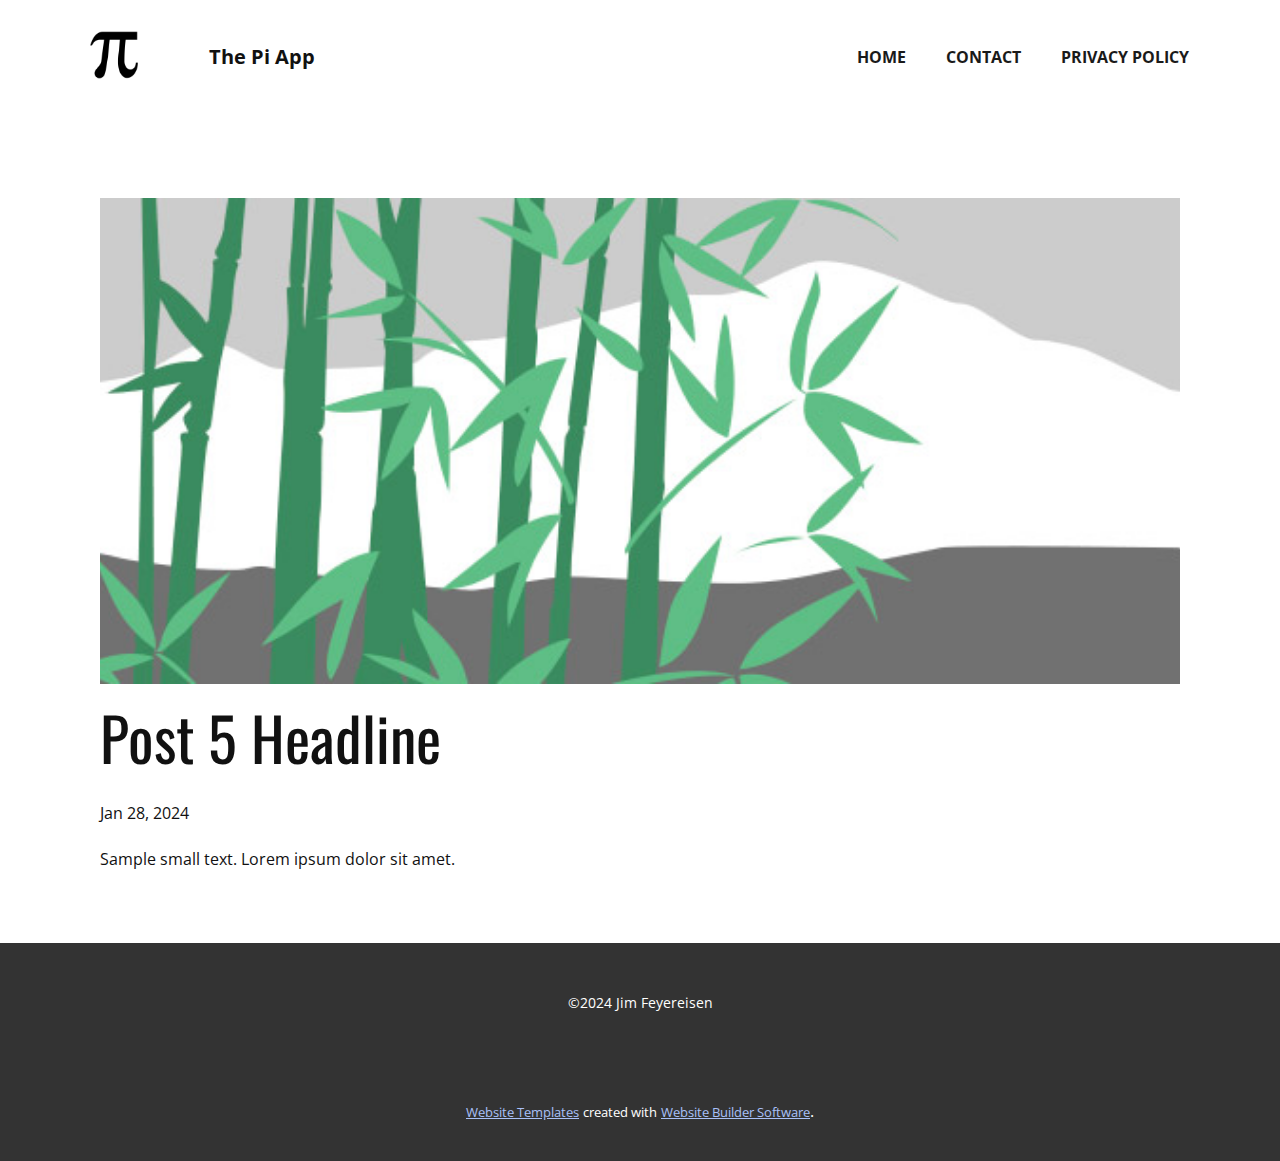
<file: blog/post-4.html>
<!DOCTYPE html>
<html style="font-size: 16px;" lang="en"><head>
    <meta name="viewport" content="width=device-width, initial-scale=1.0">
    <meta charset="utf-8">
    <meta name="keywords" content="Post 1 Headline">
    <meta name="description" content="">
    <title>Post 5 Headline</title>
    <link rel="stylesheet" href="../nicepage.css" media="screen">
<link rel="stylesheet" href="../Post-Template.css" media="screen">
    <script class="u-script" type="text/javascript" src="../jquery.js" defer=""></script>
    <script class="u-script" type="text/javascript" src="../nicepage.js" defer=""></script>
    <meta name="generator" content="Nicepage 4.20.1, nicepage.com">
    <link id="u-theme-google-font" rel="stylesheet" href="https://fonts.googleapis.com/css?family=Oswald:200,300,400,500,600,700|Open+Sans:300,300i,400,400i,500,500i,600,600i,700,700i,800,800i">
    
    
    <script type="application/ld+json">{
		"@context": "http://schema.org",
		"@type": "Organization",
		"name": "",
		"logo": "images/pi_logo.png"
}</script>
    <meta name="theme-color" content="#1847b8">
  </head>
  <body class="u-body u-xl-mode" data-lang="en"><header class="u-clearfix u-header u-header" id="sec-8ac9"><div class="u-clearfix u-sheet u-sheet-1">
        <a href="https://nicepage.com" class="u-image u-logo u-image-1" data-image-width="1024" data-image-height="1024">
          <img src="../images/pi_logo.png" class="u-logo-image u-logo-image-1">
        </a>
        <nav class="u-menu u-menu-one-level u-offcanvas u-menu-1" data-responsive-from="MD">
          <div class="menu-collapse" style="font-size: 1rem; letter-spacing: 0px; font-weight: 700; text-transform: uppercase;">
            <a class="u-button-style u-custom-border u-custom-border-color u-custom-borders u-custom-left-right-menu-spacing u-custom-padding-bottom u-custom-text-active-color u-custom-text-color u-custom-text-hover-color u-custom-top-bottom-menu-spacing u-nav-link u-text-active-palette-1-base u-text-hover-palette-2-base u-text-palette-1-base" href="#">
              <svg class="u-svg-link" viewBox="0 0 24 24"><use xmlns:xlink="http://www.w3.org/1999/xlink" xlink:href="#menu-hamburger"></use></svg>
              <svg class="u-svg-content" version="1.1" id="menu-hamburger" viewBox="0 0 16 16" x="0px" y="0px" xmlns:xlink="http://www.w3.org/1999/xlink" xmlns="http://www.w3.org/2000/svg"><g><rect y="1" width="16" height="2"></rect><rect y="7" width="16" height="2"></rect><rect y="13" width="16" height="2"></rect>
</g></svg>
            </a>
          </div>
          <div class="u-custom-menu u-nav-container">
            <ul class="u-nav u-spacing-20 u-unstyled u-nav-1"><li class="u-nav-item"><a class="u-button-style u-nav-link u-text-active-palette-1-base u-text-grey-90 u-text-hover-palette-1-base" href="../Home.html" style="padding: 10px;">Home</a>
</li><li class="u-nav-item"><a class="u-button-style u-nav-link u-text-active-palette-1-base u-text-grey-90 u-text-hover-palette-1-base" href="../Contact.html" style="padding: 10px;">Contact</a>
</li><li class="u-nav-item"><a class="u-button-style u-file-link u-nav-link u-text-active-palette-1-base u-text-grey-90 u-text-hover-palette-1-base" href="../files/9f5421dd-5bcf-4124-b152-c4c346f5c581_en.txt" target="_blank" style="padding: 10px;">Privacy Policy</a>
</li></ul>
          </div>
          <div class="u-custom-menu u-nav-container-collapse">
            <div class="u-black u-container-style u-inner-container-layout u-opacity u-opacity-95 u-sidenav">
              <div class="u-inner-container-layout u-sidenav-overflow">
                <div class="u-menu-close"></div>
                <ul class="u-align-center u-nav u-popupmenu-items u-unstyled u-nav-2"><li class="u-nav-item"><a class="u-button-style u-nav-link" href="../Home.html">Home</a>
</li><li class="u-nav-item"><a class="u-button-style u-nav-link" href="../Contact.html">Contact</a>
</li><li class="u-nav-item"><a class="u-button-style u-nav-link" href="../files/9f5421dd-5bcf-4124-b152-c4c346f5c581_en.txt" target="_blank">Privacy Policy</a>
</li></ul>
              </div>
            </div>
            <div class="u-black u-menu-overlay u-opacity u-opacity-70"></div>
          </div>
        </nav>
        <p class="u-text u-text-1">The Pi App</p>
      </div></header>
    <section class="u-align-center u-clearfix u-section-1" id="sec-999c">
      <div class="u-clearfix u-sheet u-valign-middle-md u-valign-middle-sm u-valign-middle-xs u-sheet-1"><!--post_details--><!--post_details_options_json--><!--{"source":""}--><!--/post_details_options_json--><!--blog_post-->
        <div class="u-container-style u-expanded-width u-post-details u-post-details-1">
          <div class="u-container-layout u-valign-middle u-container-layout-1"><!--blog_post_image-->
            <img alt="" class="u-blog-control u-expanded-width u-image u-image-default u-image-1" src="../images/68f64b9d.jpeg"><!--/blog_post_image--><!--blog_post_header-->
            <h2 class="u-blog-control u-text u-text-1">Post 5 Headline</h2><!--/blog_post_header--><!--blog_post_metadata-->
            <div class="u-blog-control u-metadata u-metadata-1"><!--blog_post_metadata_date-->
              <span class="u-meta-date u-meta-icon">Jan 28, 2024</span><!--/blog_post_metadata_date--><!--blog_post_metadata_category-->
              <!--/blog_post_metadata_category--><!--blog_post_metadata_comments-->
              <!--/blog_post_metadata_comments-->
            </div><!--/blog_post_metadata--><!--blog_post_content-->
            <div class="u-align-justify u-blog-control u-post-content u-text u-text-2 fr-view">
  Sample small text. Lorem ipsum dolor sit amet.
  </div><!--/blog_post_content-->
          </div>
        </div><!--/blog_post--><!--/post_details-->
      </div>
    </section>
    
    
    <footer class="u-align-center u-clearfix u-footer u-grey-80 u-footer" id="sec-60e0"><div class="u-clearfix u-sheet u-sheet-1">
        <p class="u-small-text u-text u-text-variant u-text-1">©2024 Jim Feyereisen</p>
      </div></footer>
    <section class="u-backlink u-clearfix u-grey-80">
      <a class="u-link" href="https://nicepage.com/website-templates" target="_blank">
        <span>Website Templates</span>
      </a>
      <p class="u-text">
        <span>created with</span>
      </p>
      <a class="u-link" href="" target="_blank">
        <span>Website Builder Software</span>
      </a>. 
    </section>
  
</body></html>
</file>
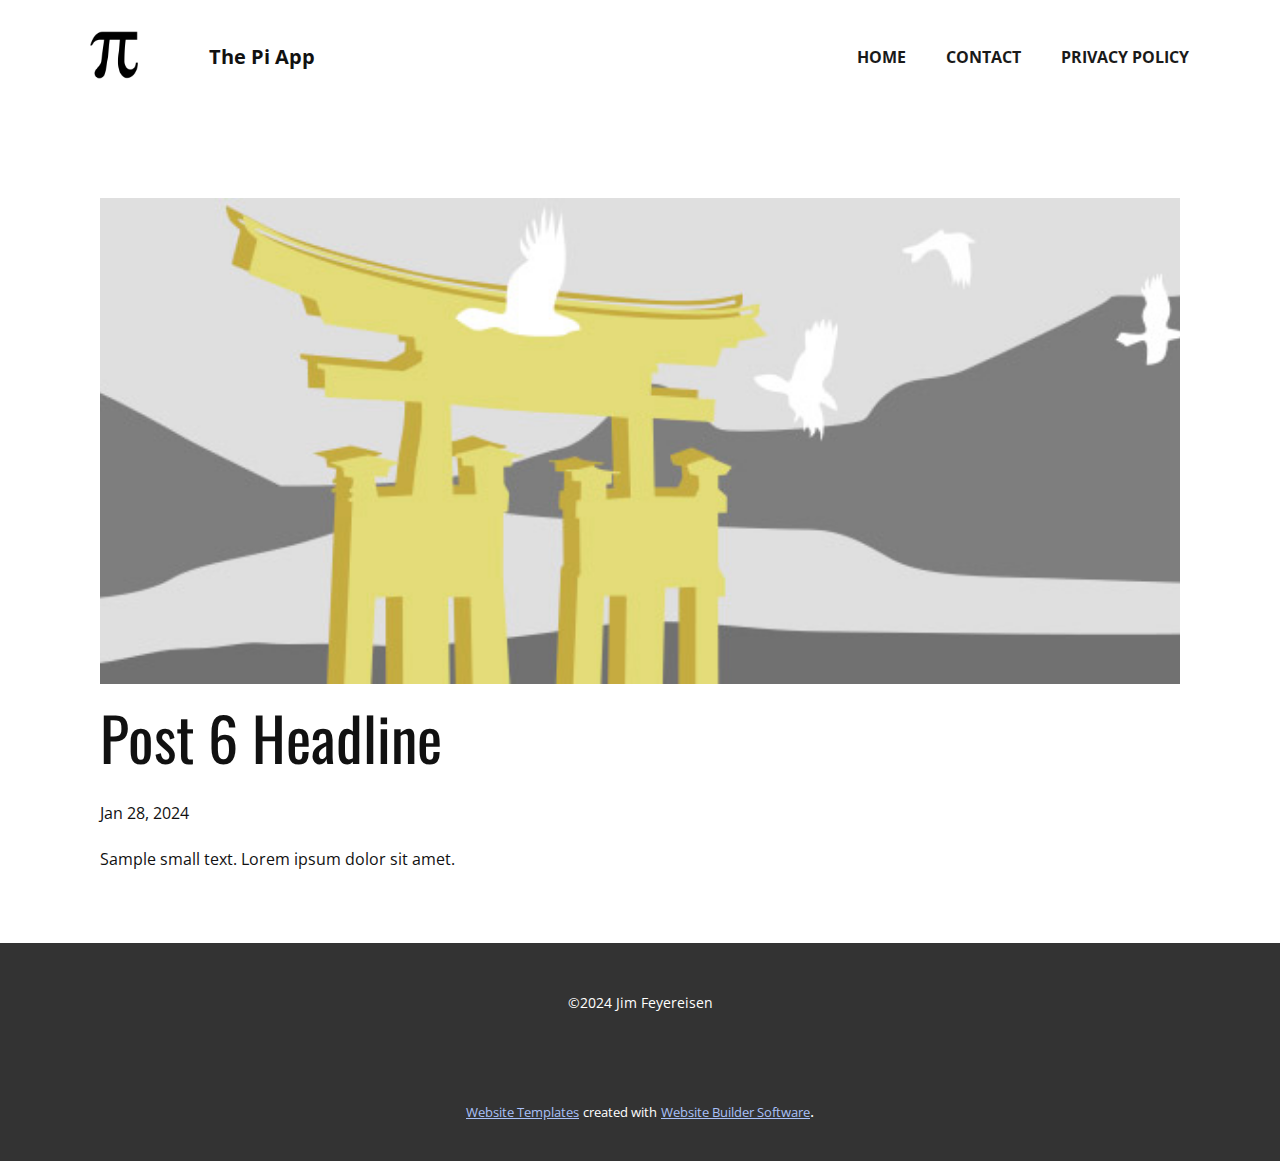
<file: blog/post-5.html>
<!DOCTYPE html>
<html style="font-size: 16px;" lang="en"><head>
    <meta name="viewport" content="width=device-width, initial-scale=1.0">
    <meta charset="utf-8">
    <meta name="keywords" content="Post 1 Headline">
    <meta name="description" content="">
    <title>Post 6 Headline</title>
    <link rel="stylesheet" href="../nicepage.css" media="screen">
<link rel="stylesheet" href="../Post-Template.css" media="screen">
    <script class="u-script" type="text/javascript" src="../jquery.js" defer=""></script>
    <script class="u-script" type="text/javascript" src="../nicepage.js" defer=""></script>
    <meta name="generator" content="Nicepage 4.20.1, nicepage.com">
    <link id="u-theme-google-font" rel="stylesheet" href="https://fonts.googleapis.com/css?family=Oswald:200,300,400,500,600,700|Open+Sans:300,300i,400,400i,500,500i,600,600i,700,700i,800,800i">
    
    
    <script type="application/ld+json">{
		"@context": "http://schema.org",
		"@type": "Organization",
		"name": "",
		"logo": "images/pi_logo.png"
}</script>
    <meta name="theme-color" content="#1847b8">
  </head>
  <body class="u-body u-xl-mode" data-lang="en"><header class="u-clearfix u-header u-header" id="sec-8ac9"><div class="u-clearfix u-sheet u-sheet-1">
        <a href="https://nicepage.com" class="u-image u-logo u-image-1" data-image-width="1024" data-image-height="1024">
          <img src="../images/pi_logo.png" class="u-logo-image u-logo-image-1">
        </a>
        <nav class="u-menu u-menu-one-level u-offcanvas u-menu-1" data-responsive-from="MD">
          <div class="menu-collapse" style="font-size: 1rem; letter-spacing: 0px; font-weight: 700; text-transform: uppercase;">
            <a class="u-button-style u-custom-border u-custom-border-color u-custom-borders u-custom-left-right-menu-spacing u-custom-padding-bottom u-custom-text-active-color u-custom-text-color u-custom-text-hover-color u-custom-top-bottom-menu-spacing u-nav-link u-text-active-palette-1-base u-text-hover-palette-2-base u-text-palette-1-base" href="#">
              <svg class="u-svg-link" viewBox="0 0 24 24"><use xmlns:xlink="http://www.w3.org/1999/xlink" xlink:href="#menu-hamburger"></use></svg>
              <svg class="u-svg-content" version="1.1" id="menu-hamburger" viewBox="0 0 16 16" x="0px" y="0px" xmlns:xlink="http://www.w3.org/1999/xlink" xmlns="http://www.w3.org/2000/svg"><g><rect y="1" width="16" height="2"></rect><rect y="7" width="16" height="2"></rect><rect y="13" width="16" height="2"></rect>
</g></svg>
            </a>
          </div>
          <div class="u-custom-menu u-nav-container">
            <ul class="u-nav u-spacing-20 u-unstyled u-nav-1"><li class="u-nav-item"><a class="u-button-style u-nav-link u-text-active-palette-1-base u-text-grey-90 u-text-hover-palette-1-base" href="../Home.html" style="padding: 10px;">Home</a>
</li><li class="u-nav-item"><a class="u-button-style u-nav-link u-text-active-palette-1-base u-text-grey-90 u-text-hover-palette-1-base" href="../Contact.html" style="padding: 10px;">Contact</a>
</li><li class="u-nav-item"><a class="u-button-style u-file-link u-nav-link u-text-active-palette-1-base u-text-grey-90 u-text-hover-palette-1-base" href="../files/9f5421dd-5bcf-4124-b152-c4c346f5c581_en.txt" target="_blank" style="padding: 10px;">Privacy Policy</a>
</li></ul>
          </div>
          <div class="u-custom-menu u-nav-container-collapse">
            <div class="u-black u-container-style u-inner-container-layout u-opacity u-opacity-95 u-sidenav">
              <div class="u-inner-container-layout u-sidenav-overflow">
                <div class="u-menu-close"></div>
                <ul class="u-align-center u-nav u-popupmenu-items u-unstyled u-nav-2"><li class="u-nav-item"><a class="u-button-style u-nav-link" href="../Home.html">Home</a>
</li><li class="u-nav-item"><a class="u-button-style u-nav-link" href="../Contact.html">Contact</a>
</li><li class="u-nav-item"><a class="u-button-style u-nav-link" href="../files/9f5421dd-5bcf-4124-b152-c4c346f5c581_en.txt" target="_blank">Privacy Policy</a>
</li></ul>
              </div>
            </div>
            <div class="u-black u-menu-overlay u-opacity u-opacity-70"></div>
          </div>
        </nav>
        <p class="u-text u-text-1">The Pi App</p>
      </div></header>
    <section class="u-align-center u-clearfix u-section-1" id="sec-999c">
      <div class="u-clearfix u-sheet u-valign-middle-md u-valign-middle-sm u-valign-middle-xs u-sheet-1"><!--post_details--><!--post_details_options_json--><!--{"source":""}--><!--/post_details_options_json--><!--blog_post-->
        <div class="u-container-style u-expanded-width u-post-details u-post-details-1">
          <div class="u-container-layout u-valign-middle u-container-layout-1"><!--blog_post_image-->
            <img alt="" class="u-blog-control u-expanded-width u-image u-image-default u-image-1" src="../images/8ad73f3c.jpeg"><!--/blog_post_image--><!--blog_post_header-->
            <h2 class="u-blog-control u-text u-text-1">Post 6 Headline</h2><!--/blog_post_header--><!--blog_post_metadata-->
            <div class="u-blog-control u-metadata u-metadata-1"><!--blog_post_metadata_date-->
              <span class="u-meta-date u-meta-icon">Jan 28, 2024</span><!--/blog_post_metadata_date--><!--blog_post_metadata_category-->
              <!--/blog_post_metadata_category--><!--blog_post_metadata_comments-->
              <!--/blog_post_metadata_comments-->
            </div><!--/blog_post_metadata--><!--blog_post_content-->
            <div class="u-align-justify u-blog-control u-post-content u-text u-text-2 fr-view">
  Sample small text. Lorem ipsum dolor sit amet.
  </div><!--/blog_post_content-->
          </div>
        </div><!--/blog_post--><!--/post_details-->
      </div>
    </section>
    
    
    <footer class="u-align-center u-clearfix u-footer u-grey-80 u-footer" id="sec-60e0"><div class="u-clearfix u-sheet u-sheet-1">
        <p class="u-small-text u-text u-text-variant u-text-1">©2024 Jim Feyereisen</p>
      </div></footer>
    <section class="u-backlink u-clearfix u-grey-80">
      <a class="u-link" href="https://nicepage.com/website-templates" target="_blank">
        <span>Website Templates</span>
      </a>
      <p class="u-text">
        <span>created with</span>
      </p>
      <a class="u-link" href="" target="_blank">
        <span>Website Builder Software</span>
      </a>. 
    </section>
  
</body></html>
</file>
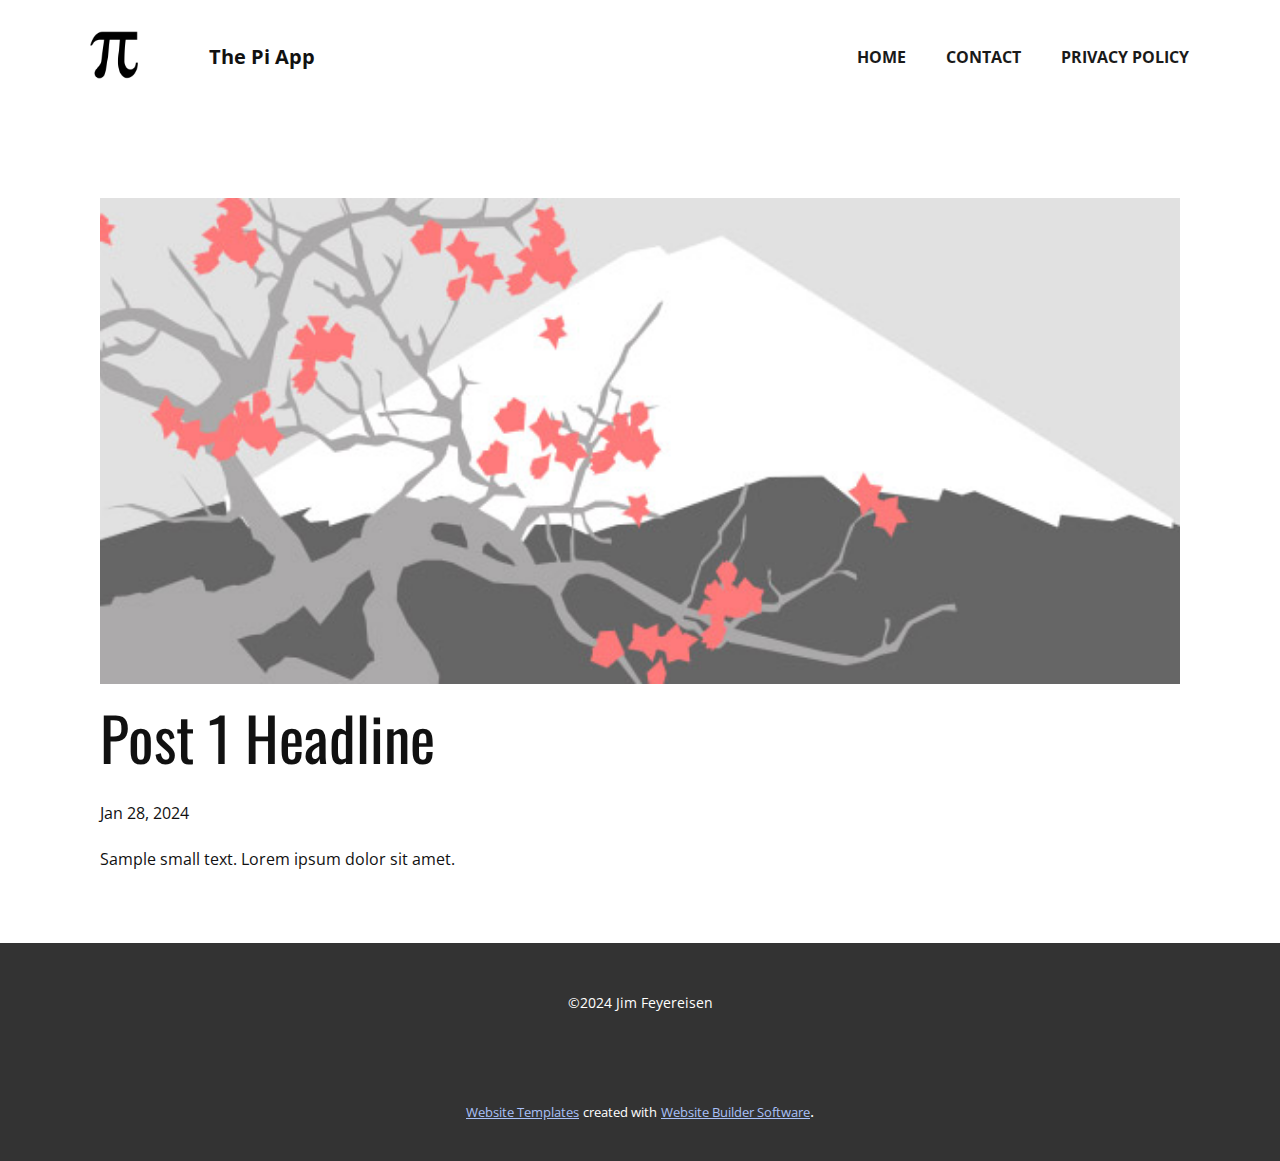
<file: blog/post.html>
<!DOCTYPE html>
<html style="font-size: 16px;" lang="en"><head>
    <meta name="viewport" content="width=device-width, initial-scale=1.0">
    <meta charset="utf-8">
    <meta name="keywords" content="Post 1 Headline">
    <meta name="description" content="">
    <title>Post 1 Headline</title>
    <link rel="stylesheet" href="../nicepage.css" media="screen">
<link rel="stylesheet" href="../Post-Template.css" media="screen">
    <script class="u-script" type="text/javascript" src="../jquery.js" defer=""></script>
    <script class="u-script" type="text/javascript" src="../nicepage.js" defer=""></script>
    <meta name="generator" content="Nicepage 4.20.1, nicepage.com">
    <link id="u-theme-google-font" rel="stylesheet" href="https://fonts.googleapis.com/css?family=Oswald:200,300,400,500,600,700|Open+Sans:300,300i,400,400i,500,500i,600,600i,700,700i,800,800i">
    
    
    <script type="application/ld+json">{
		"@context": "http://schema.org",
		"@type": "Organization",
		"name": "",
		"logo": "images/pi_logo.png"
}</script>
    <meta name="theme-color" content="#1847b8">
  </head>
  <body class="u-body u-xl-mode" data-lang="en"><header class="u-clearfix u-header u-header" id="sec-8ac9"><div class="u-clearfix u-sheet u-sheet-1">
        <a href="https://nicepage.com" class="u-image u-logo u-image-1" data-image-width="1024" data-image-height="1024">
          <img src="../images/pi_logo.png" class="u-logo-image u-logo-image-1">
        </a>
        <nav class="u-menu u-menu-one-level u-offcanvas u-menu-1" data-responsive-from="MD">
          <div class="menu-collapse" style="font-size: 1rem; letter-spacing: 0px; font-weight: 700; text-transform: uppercase;">
            <a class="u-button-style u-custom-border u-custom-border-color u-custom-borders u-custom-left-right-menu-spacing u-custom-padding-bottom u-custom-text-active-color u-custom-text-color u-custom-text-hover-color u-custom-top-bottom-menu-spacing u-nav-link u-text-active-palette-1-base u-text-hover-palette-2-base u-text-palette-1-base" href="#">
              <svg class="u-svg-link" viewBox="0 0 24 24"><use xmlns:xlink="http://www.w3.org/1999/xlink" xlink:href="#menu-hamburger"></use></svg>
              <svg class="u-svg-content" version="1.1" id="menu-hamburger" viewBox="0 0 16 16" x="0px" y="0px" xmlns:xlink="http://www.w3.org/1999/xlink" xmlns="http://www.w3.org/2000/svg"><g><rect y="1" width="16" height="2"></rect><rect y="7" width="16" height="2"></rect><rect y="13" width="16" height="2"></rect>
</g></svg>
            </a>
          </div>
          <div class="u-custom-menu u-nav-container">
            <ul class="u-nav u-spacing-20 u-unstyled u-nav-1"><li class="u-nav-item"><a class="u-button-style u-nav-link u-text-active-palette-1-base u-text-grey-90 u-text-hover-palette-1-base" href="../Home.html" style="padding: 10px;">Home</a>
</li><li class="u-nav-item"><a class="u-button-style u-nav-link u-text-active-palette-1-base u-text-grey-90 u-text-hover-palette-1-base" href="../Contact.html" style="padding: 10px;">Contact</a>
</li><li class="u-nav-item"><a class="u-button-style u-file-link u-nav-link u-text-active-palette-1-base u-text-grey-90 u-text-hover-palette-1-base" href="../files/9f5421dd-5bcf-4124-b152-c4c346f5c581_en.txt" target="_blank" style="padding: 10px;">Privacy Policy</a>
</li></ul>
          </div>
          <div class="u-custom-menu u-nav-container-collapse">
            <div class="u-black u-container-style u-inner-container-layout u-opacity u-opacity-95 u-sidenav">
              <div class="u-inner-container-layout u-sidenav-overflow">
                <div class="u-menu-close"></div>
                <ul class="u-align-center u-nav u-popupmenu-items u-unstyled u-nav-2"><li class="u-nav-item"><a class="u-button-style u-nav-link" href="../Home.html">Home</a>
</li><li class="u-nav-item"><a class="u-button-style u-nav-link" href="../Contact.html">Contact</a>
</li><li class="u-nav-item"><a class="u-button-style u-nav-link" href="../files/9f5421dd-5bcf-4124-b152-c4c346f5c581_en.txt" target="_blank">Privacy Policy</a>
</li></ul>
              </div>
            </div>
            <div class="u-black u-menu-overlay u-opacity u-opacity-70"></div>
          </div>
        </nav>
        <p class="u-text u-text-1">The Pi App</p>
      </div></header>
    <section class="u-align-center u-clearfix u-section-1" id="sec-999c">
      <div class="u-clearfix u-sheet u-valign-middle-md u-valign-middle-sm u-valign-middle-xs u-sheet-1"><!--post_details--><!--post_details_options_json--><!--{"source":""}--><!--/post_details_options_json--><!--blog_post-->
        <div class="u-container-style u-expanded-width u-post-details u-post-details-1">
          <div class="u-container-layout u-valign-middle u-container-layout-1"><!--blog_post_image-->
            <img alt="" class="u-blog-control u-expanded-width u-image u-image-default u-image-1" src="../images/0fd3416c.jpeg"><!--/blog_post_image--><!--blog_post_header-->
            <h2 class="u-blog-control u-text u-text-1">Post 1 Headline</h2><!--/blog_post_header--><!--blog_post_metadata-->
            <div class="u-blog-control u-metadata u-metadata-1"><!--blog_post_metadata_date-->
              <span class="u-meta-date u-meta-icon">Jan 28, 2024</span><!--/blog_post_metadata_date--><!--blog_post_metadata_category-->
              <!--/blog_post_metadata_category--><!--blog_post_metadata_comments-->
              <!--/blog_post_metadata_comments-->
            </div><!--/blog_post_metadata--><!--blog_post_content-->
            <div class="u-align-justify u-blog-control u-post-content u-text u-text-2 fr-view">
  Sample small text. Lorem ipsum dolor sit amet.
  </div><!--/blog_post_content-->
          </div>
        </div><!--/blog_post--><!--/post_details-->
      </div>
    </section>
    
    
    <footer class="u-align-center u-clearfix u-footer u-grey-80 u-footer" id="sec-60e0"><div class="u-clearfix u-sheet u-sheet-1">
        <p class="u-small-text u-text u-text-variant u-text-1">©2024 Jim Feyereisen</p>
      </div></footer>
    <section class="u-backlink u-clearfix u-grey-80">
      <a class="u-link" href="https://nicepage.com/website-templates" target="_blank">
        <span>Website Templates</span>
      </a>
      <p class="u-text">
        <span>created with</span>
      </p>
      <a class="u-link" href="" target="_blank">
        <span>Website Builder Software</span>
      </a>. 
    </section>
  
</body></html>
</file>
